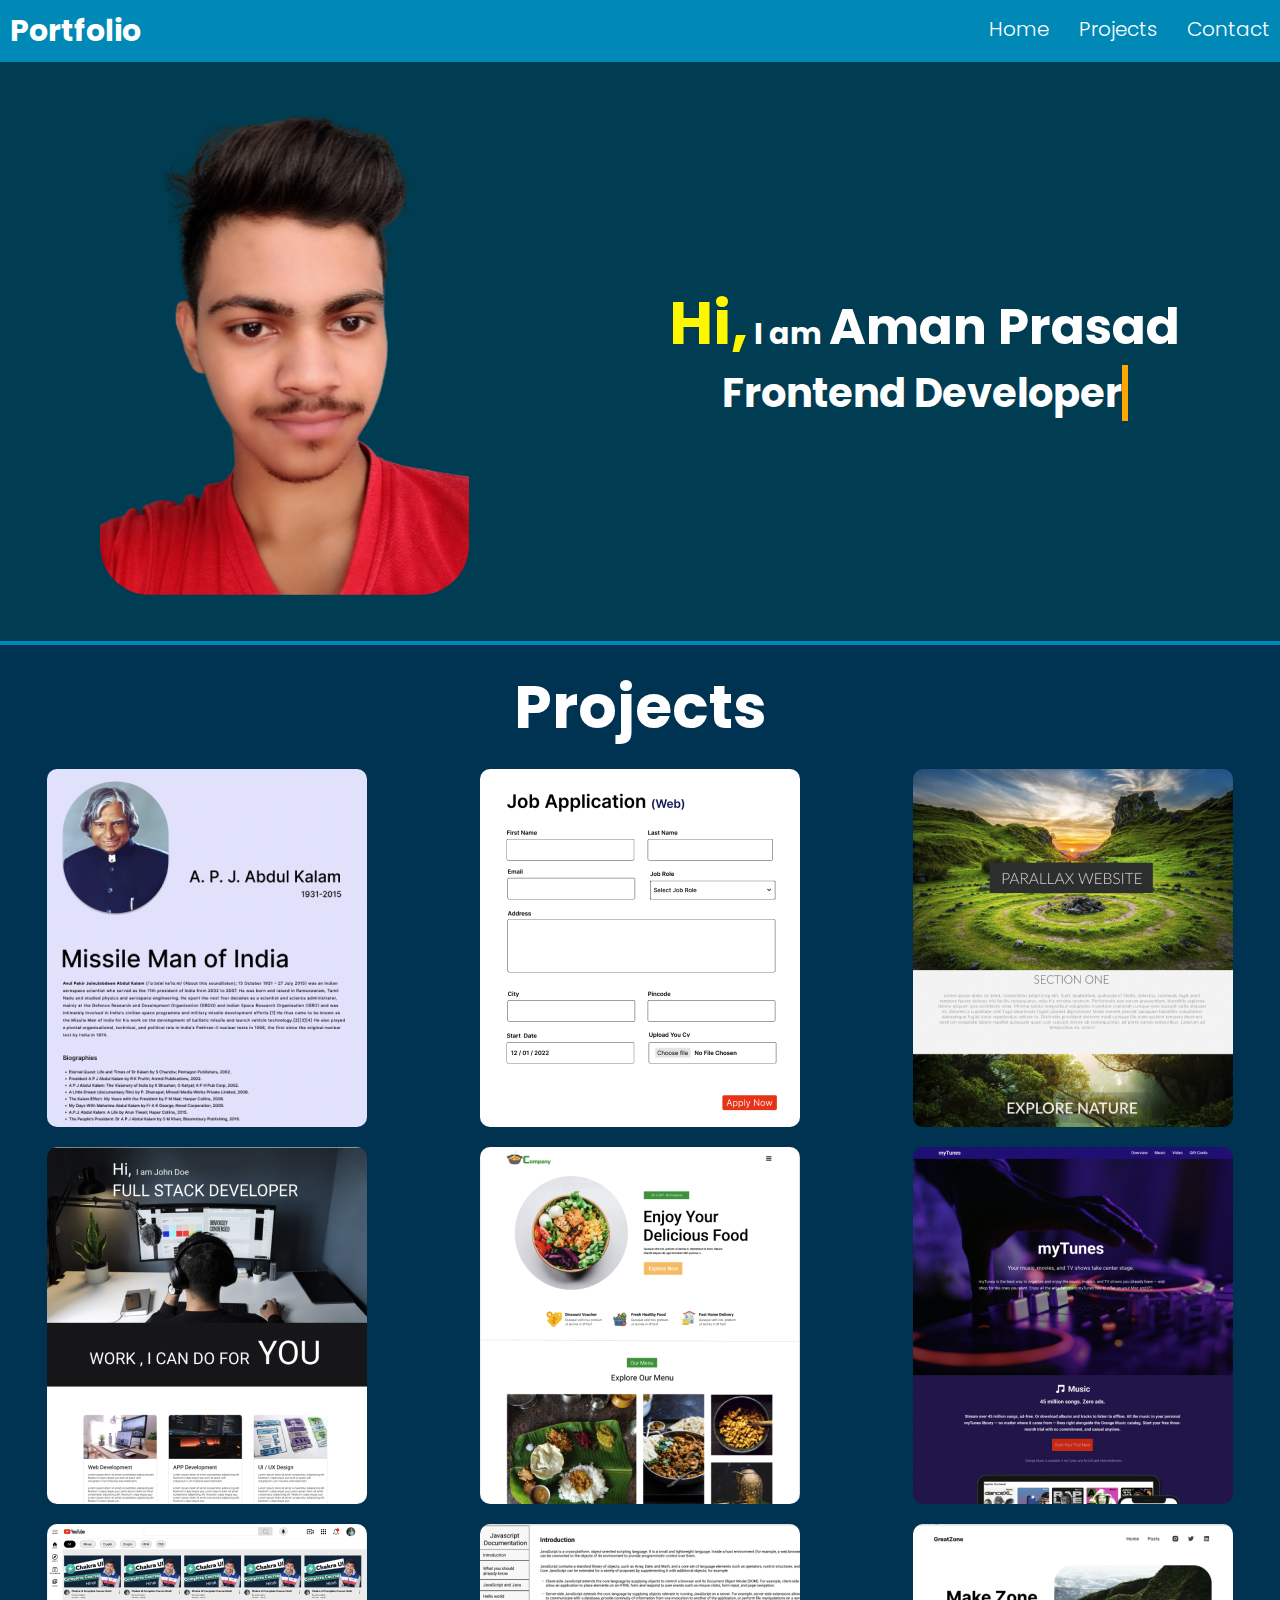
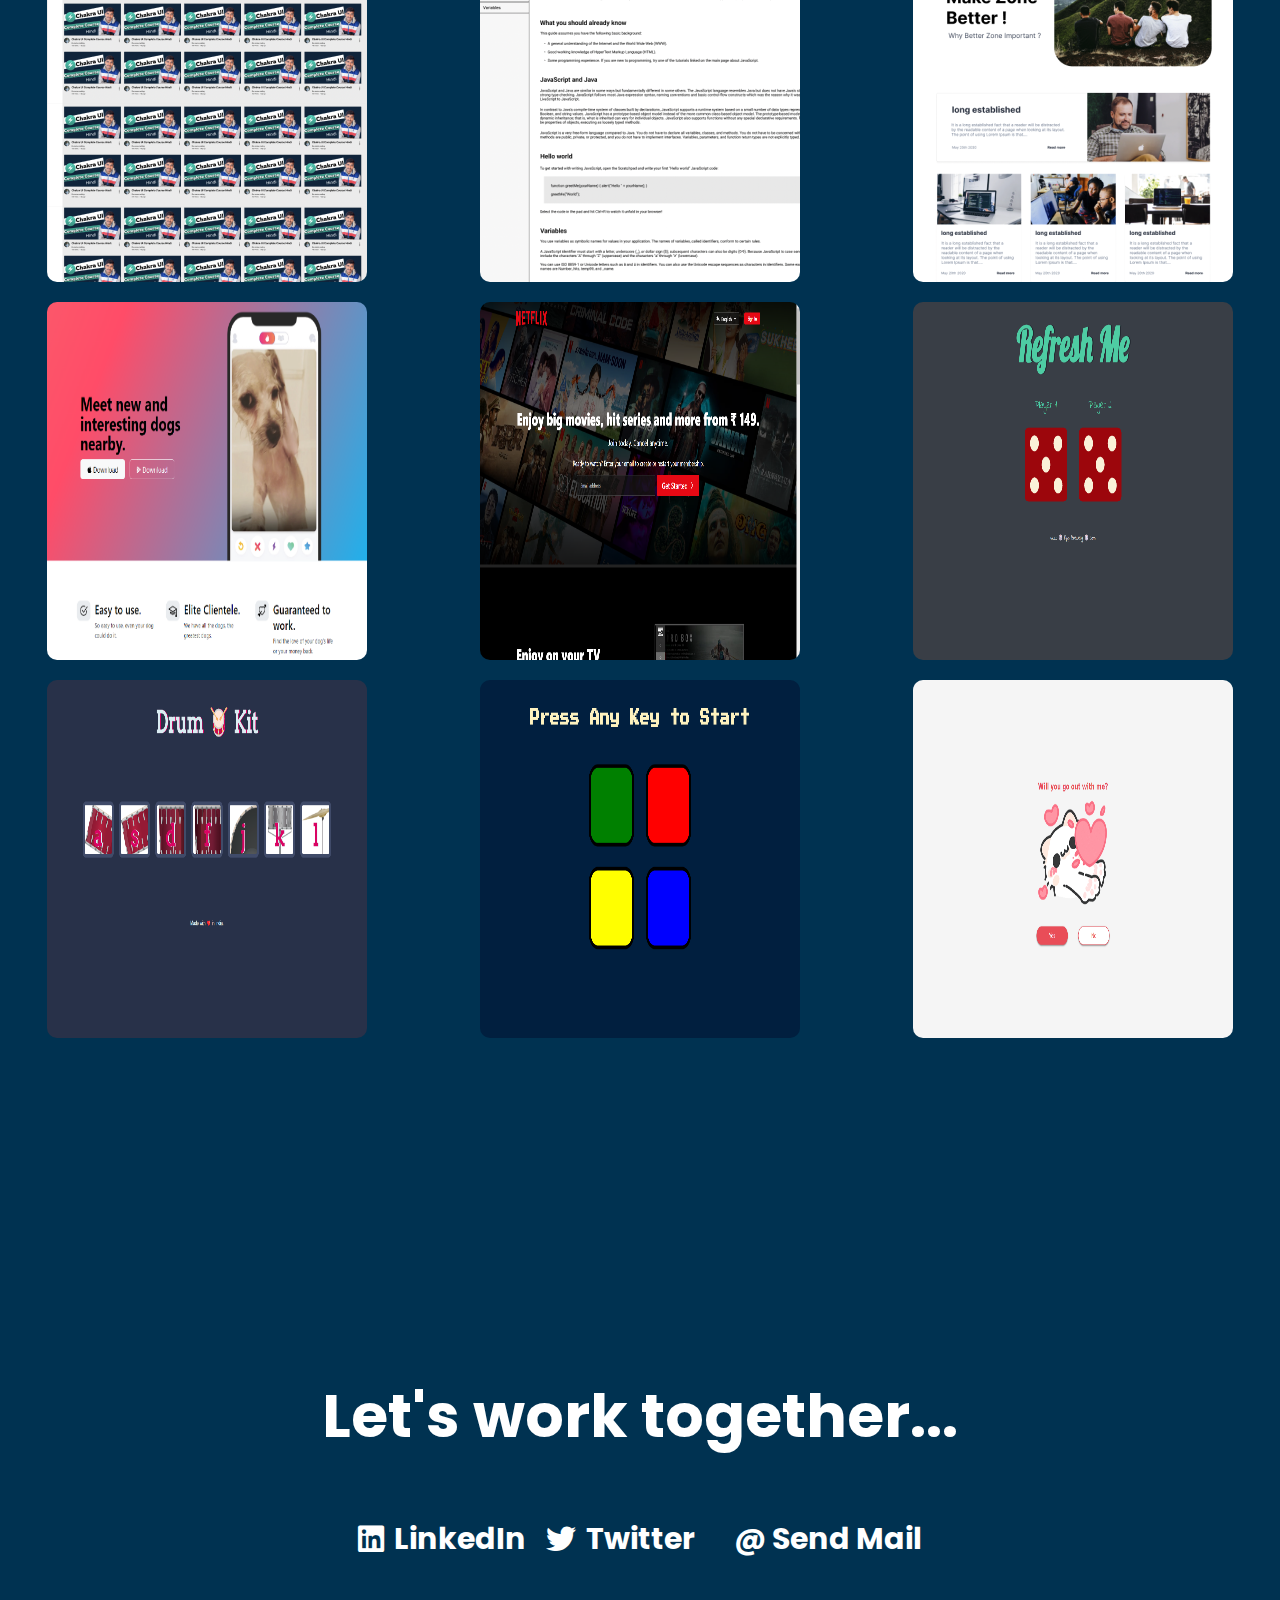
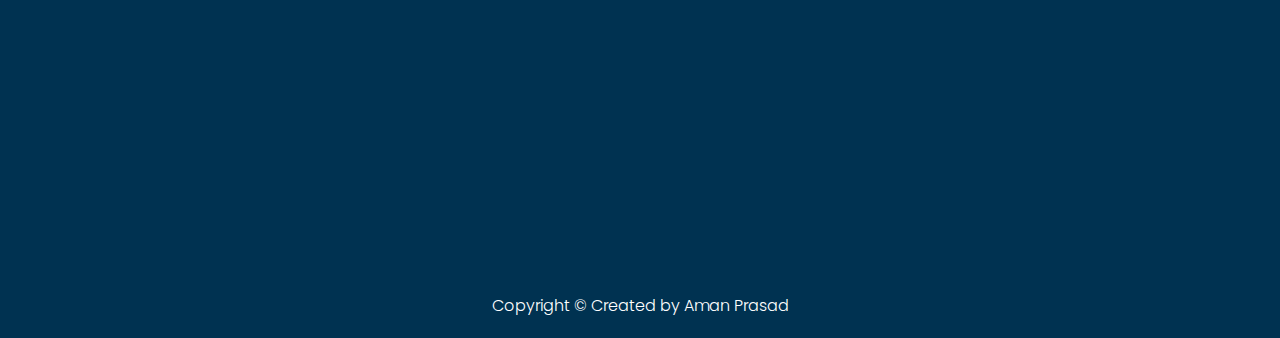
<file: index.html>
<!DOCTYPE html>
<html lang="en">

<head>
    <meta charset="UTF-8">
    <meta name="viewport" content="width=device-width, initial-scale=1.0">
    <title>Portfolio Website</title>
    <link rel="stylesheet" href="Portfolio Website/style.css">
    <link rel="stylesheet" href="https://cdnjs.cloudflare.com/ajax/libs/animate.css/4.1.1/animate.min.css" />
    <link rel="stylesheet" href="https://cdnjs.cloudflare.com/ajax/libs/font-awesome/6.4.2/css/all.min.css">
</head>

<body>
    <header>
        <nav class="container">
            <div class="logo">Portfolio</div>
            <ul>
                <a href="#hero">
                    <li>Home</li>
                </a>
                <a href="#projects">
                    <li>Projects</li>
                </a>
                <a href="#contact">
                    <li>Contact</li>
                </a>
            </ul>
        </nav>
    </header>
    <main>
        <section id="hero">
            <div class="container">
                <div class="hero-img">
                    <img src="Portfolio Website/images/hero.png" alt="hero-image"
                        class="animate__animated animate__backInLeft hero-img">
                </div>
                <div class="hero-content">
                    <h1><span class="hi-text">Hi,</span> I am <span class="name-text">Aman Prasad</span></h1>
                    <h2>Frontend Developer</h2>
                </div>
            </div>
        </section>
        <section id="projects">
            <h2>Projects</h2>
            <div class="container">
                <div class="project-container">
                    <div class="grid-item">
                        <div class="card">
                            <img src="Portfolio Website/images/project1.png" alt="project1">
                            <div class="card-content">
                                <a href="The Tribute Website/index.html">
                                    <h3>Tribute Website</h3>
                                </a>
                            </div>
                        </div>
                    </div>
                    <div class="grid-item">
                        <div class="card">
                            <img src="Portfolio Website/images/Project2.png" alt="project2">
                            <div class="card-content">
                                <a href="Job Application Website/index.html">
                                    <h3>Job Application Website</h3>
                                </a>
                            </div>
                        </div>
                    </div>
                    <div class="grid-item">
                        <div class="card">
                            <img src="Portfolio Website/images/project3.png" alt="project1">
                            <div class="card-content">
                                <a href="Parallax Website/index.html">
                                    <h3>Parallax website</h3>
                                </a>
                            </div>
                        </div>
                    </div>
                    <div class="grid-item">
                        <div class="card">
                            <img src="Portfolio Website/images/project4.png" alt="project1">
                            <div class="card-content">
                                <a href="Developer Landing Page/index.html">
                                    <h3>Developer Portfolio</h3>
                                </a>
                            </div>
                        </div>
                    </div>
                    <div class="grid-item">
                        <div class="card">
                            <img src="Portfolio Website/images/project5.png" alt="project1">
                            <div class="card-content">
                                <a href="Resturant Website/index.html">
                                    <h3>Resturant Website</h3>
                                </a>
                            </div>
                        </div>
                    </div>
                    <div class="grid-item">
                        <div class="card">
                            <img src="Portfolio Website/images/project6.png" alt="project1">
                            <div class="card-content">
                                <a href="Music Website/index.html">
                                    <h3>Music Website</h3>
                                </a>
                            </div>
                        </div>
                    </div>
                    <div class="grid-item">
                        <div class="card">
                            <img src="Portfolio Website/images/project7.png" alt="project1">
                            <div class="card-content">
                                <a href="YouTube Clone/index.html">
                                    <h3>YouTube Clone</h3>
                                </a>
                            </div>
                        </div>
                    </div>
                    <div class="grid-item">
                        <div class="card">
                            <img src="Portfolio Website/images/project8.png" alt="project1">
                            <div class="card-content">
                                <a href="Documentation Website/index.html">
                                    <h3>Documentation Website</h3>
                                </a>
                            </div>
                        </div>
                    </div>
                    <div class="grid-item">
                        <div class="card">
                            <img src="Portfolio Website/images/project9.png" alt="project1">
                            <div class="card-content">
                                <a href="Blog website/index.html">
                                    <h3>Blog Website</h3>
                                </a>
                            </div>
                        </div>
                    </div>
                    <div class="grid-item">
                        <div class="card">
                            <img src="Portfolio Website/images/project10.png" alt="project10" width="320px"
                                height="360px">
                            <div class="card-content">
                                <a href="TinDog Website/index.html">
                                    <h3>TinDog Website</h3>
                                </a>
                            </div>
                        </div>
                    </div>
                    <div class="grid-item">
                        <div class="card">
                            <img src="Portfolio Website/images/project11.png" alt="project10" width="320px"
                                height="360px">
                            <div class="card-content">
                                <a href="Netflix Clone/index.html">
                                    <h3>Netflix Clone</h3>
                                </a>
                            </div>
                        </div>
                    </div>
                    <div class="grid-item">
                        <div class="card">
                            <img src="Portfolio Website/images/project12.png" alt="project10" width="320px"
                                height="360px">
                            <div class="card-content">
                                <a href="Dice Game/index.html">
                                    <h3>Dice Game</h3>
                                </a>
                            </div>
                        </div>
                    </div>
                    <div class="grid-item">
                        <div class="card">
                            <img src="Portfolio Website/images/project13.png" alt="project10" width="320px"
                                height="360px">
                            <div class="card-content">
                                <a href="Drum Kit/index.html">
                                    <h3>Drum kit</h3>
                                </a>
                            </div>
                        </div>
                    </div>
                    <div class="grid-item">
                        <div class="card">
                            <img src="Portfolio Website/images/project14.png" alt="project10" width="320px"
                                height="360px">
                            <div class="card-content">
                                <a href="Simon Game/index.html">
                                    <h3>Simon Game</h3>
                                </a>
                            </div>
                        </div>
                    </div>
                    <div class="grid-item">
                        <div class="card">
                            <img src="Portfolio Website/images/project15.png" alt="project10" width="320px"
                                height="360px">
                            <div class="card-content">
                                <a href="Coders Proposal/index.html">
                                    <h3>Coders Proposal</h3>
                                </a>
                            </div>
                        </div>
                    </div>
                </div>
            </div>
        </section>
        <section>
            <div id="contact">
                <div class="container">
                    <h2>Let's work together...</h2>

                    <div class="top-contact">
                        <div class="contact-way">
                            <i class="fa-brands fa-linkedin"></i>
                            <a href="https://www.linkedin.com/in/aman-prasad-90478b230/">
                                <h3>LinkedIn</h3>
                            </a>
                        </div>
                        <div class="contact-way">
                            <i class="fa-brands fa-twitter"></i>
                            <h3>Twitter</h3>
                        </div>

                        <div class="contact-way">
                            <h3>@ Send Mail</h3>
                        </div>
                    </div>


                </div>

            </div>
        </section>
    </main>
    <footer>
        <div class="container">
            Copyright &copy; Created by Aman Prasad
        </div>
    </footer>
</body>

</html>
</file>
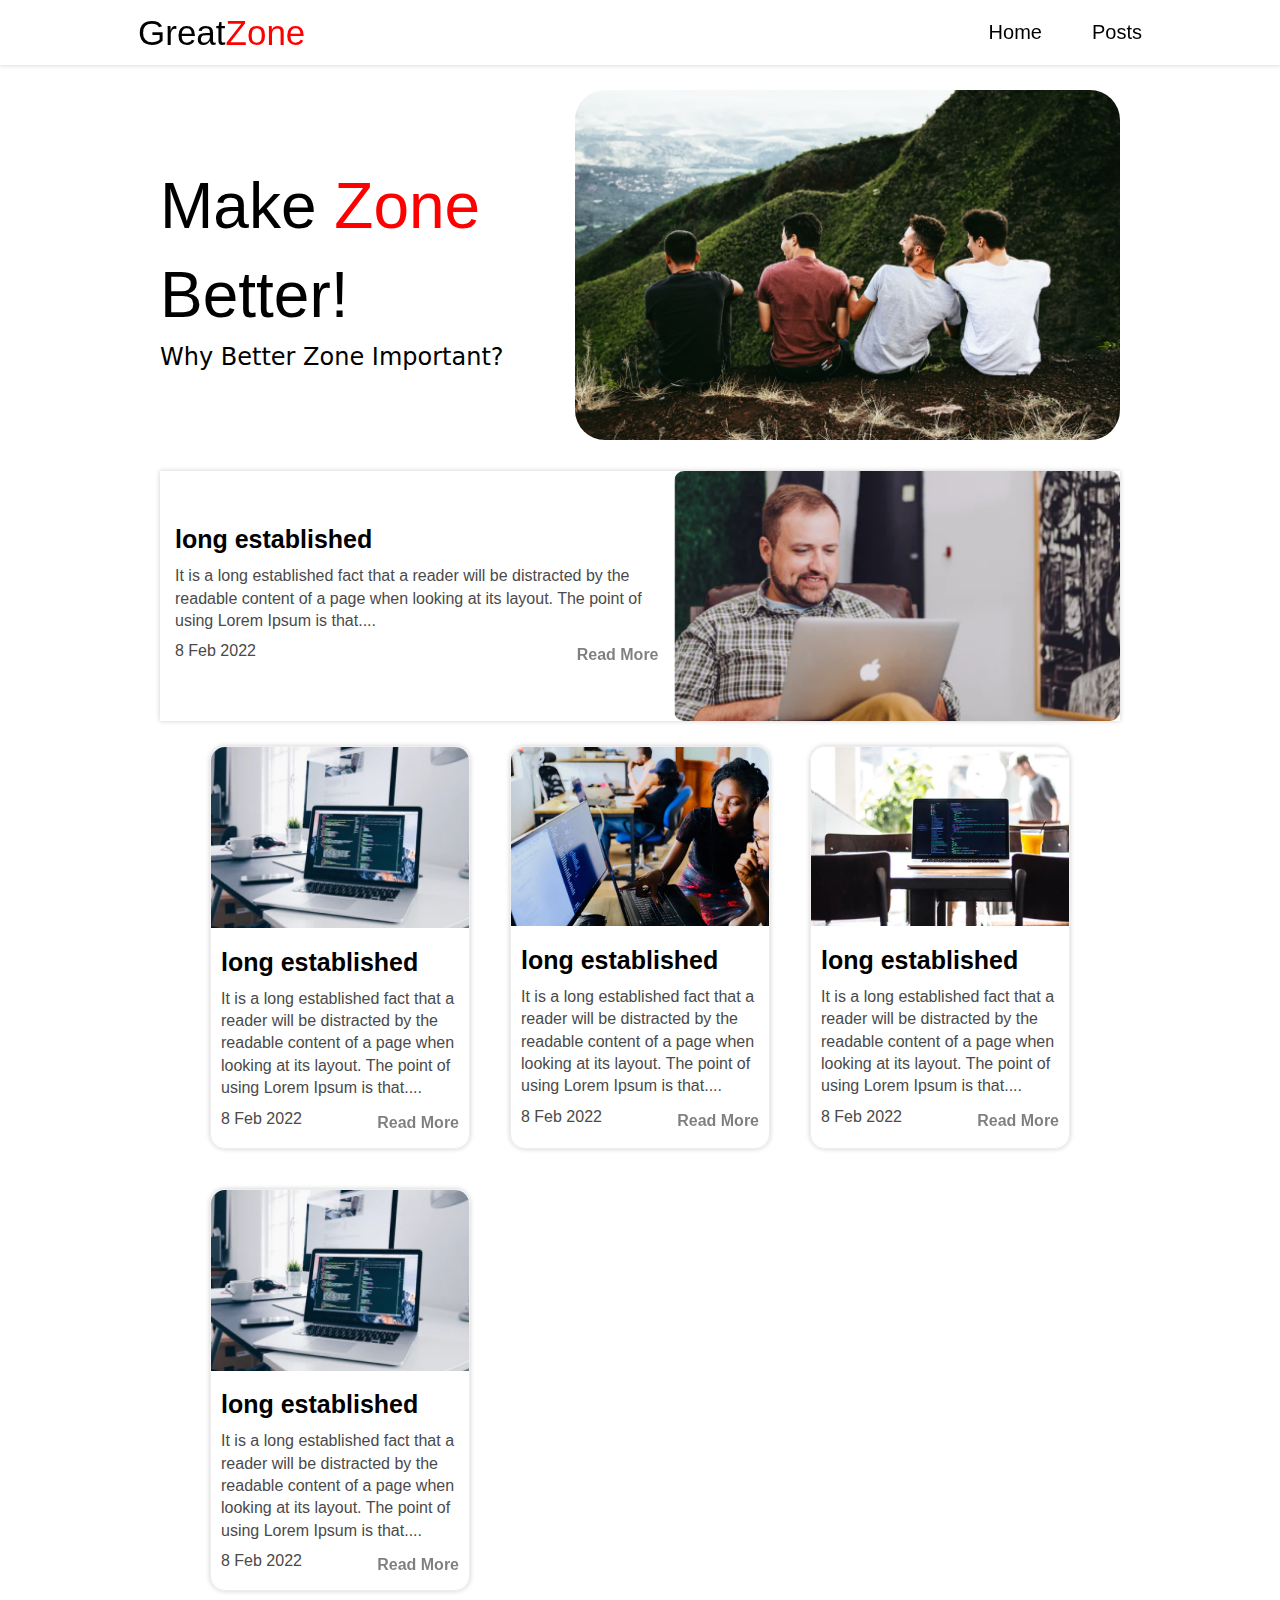
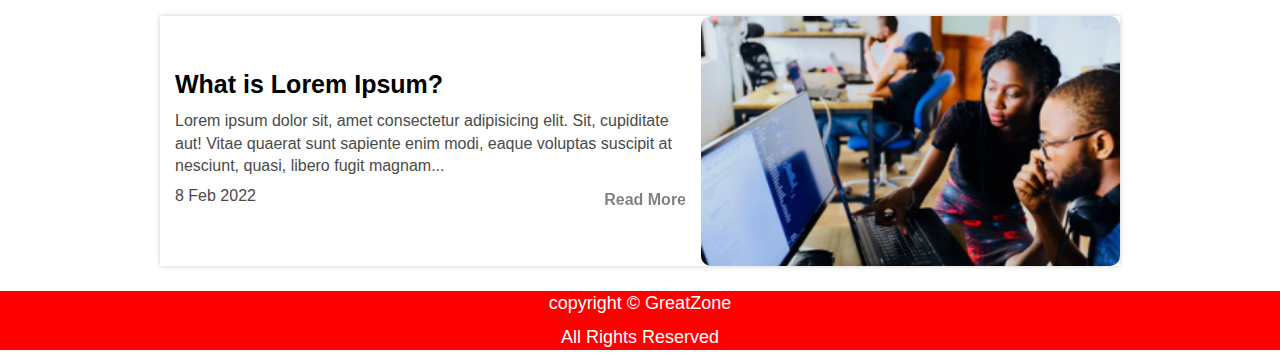
<file: Blog website/index.html>
<!DOCTYPE html>
<html lang="en">

<head>
    <meta charset="UTF-8">
    <meta name="viewport" content="width=device-width, initial-scale=1.0">
    <title>Blog website</title>
    <link rel="stylesheet" href="style.css">
</head>

<body>
    <header>
        <nav>
            <div class="logo">Great<span>Zone</span>
            </div>
            <div class="menu">
                <ul>
                    <a href="#home">
                        <li>Home</li>
                    </a><a href="#post">
                        <li>Posts</li>
                    </a>
                </ul>
            </div>
        </nav>
    </header>
    <main>
        <section id="home">
            <div class="hero-container">
                <div class="hero-text">
                    <h1>Make <span>zone</span> better!</h1>
                    <h2>Why better zone important? </h2>
                </div>
                <div class="hero-img"><img src="images/hero.png" alt="hero image"></div>
            </div>
        </section>
        <section id="post">
            <div class="box">
                <div class="box-content">
                    <h3>long established</h3>
                    <p>It is a long established fact that a reader will be distracted by the readable content of a page
                        when looking at its layout. The point of using Lorem Ipsum is that....</p>
                    <div class="box-status">
                        <p>8 Feb 2022</p>
                        <button>Read More</button>
                    </div>
                </div>
                <div class="box-img">
                    <img src="images/long-card.png" alt="card image">
                </div>
            </div>
        </section>
        <section>
            <div class="card-container">
                <div class="card">
                    <div class="card-img">
                        <img src="images/card1.png" alt="card image">
                    </div>
                    <div class="card-content">
                        <h3>long established
                        </h3>
                        <p>It is a long established fact that a reader will be distracted by the readable content of a
                            page when looking at its layout. The point of using Lorem Ipsum is that....</p>
                        <div class="box-status">
                            <p>8 Feb 2022</p>
                            <button>Read More</button>
                        </div>
                    </div>
                </div>
                <div class="card">
                    <div class="card-img">
                        <img src="images/card2.png" alt="card image">
                    </div>
                    <div class="card-content">
                        <h3>long established
                        </h3>
                        <p>It is a long established fact that a reader will be distracted by the readable content of a
                            page when looking at its layout. The point of using Lorem Ipsum is that....</p>
                        <div class="box-status">
                            <p>8 Feb 2022</p>
                            <button>Read More</button>
                        </div>
                    </div>
                </div>
                <div class="card">
                    <div class="card-img">
                        <img src="images/card3.png" alt="card image">
                    </div>
                    <div class="card-content">
                        <h3>long established
                        </h3>
                        <p>It is a long established fact that a reader will be distracted by the readable content of a
                            page when looking at its layout. The point of using Lorem Ipsum is that....</p>
                        <div class="box-status">
                            <p>8 Feb 2022</p>
                            <button>Read More</button>
                        </div>
                    </div>
                </div>
                <div class="card">
                    <div class="card-img">
                        <img src="images/card1.png" alt="card image">
                    </div>
                    <div class="card-content">
                        <h3>long established
                        </h3>
                        <p>It is a long established fact that a reader will be distracted by the readable content of a
                            page when looking at its layout. The point of using Lorem Ipsum is that....</p>
                        <div class="box-status">
                            <p>8 Feb 2022</p>
                            <button>Read More</button>
                        </div>
                    </div>
                </div>
            </div>
        </section>
        <section>
            <div class="box">
                <div class="box-content">
                    <h3>What is Lorem Ipsum?</h3>
                    <p>Lorem ipsum dolor sit, amet consectetur adipisicing elit. Sit, cupiditate aut! Vitae quaerat sunt
                        sapiente enim modi, eaque voluptas suscipit at nesciunt, quasi, libero fugit magnam...</p>
                    <div class="box-status">
                        <p>8 Feb 2022</p>
                        <button>Read More</button>
                    </div>
                </div>
                <div class="box-img">
                    <img src="images/card2.png" alt="card image">
                </div>
            </div>
        </section>
    </main>
    <footer>
        <p>copyright &copy; GreatZone</p>
        <p>All Rights Reserved</p>
    </footer>
</body>

</html>
</file>
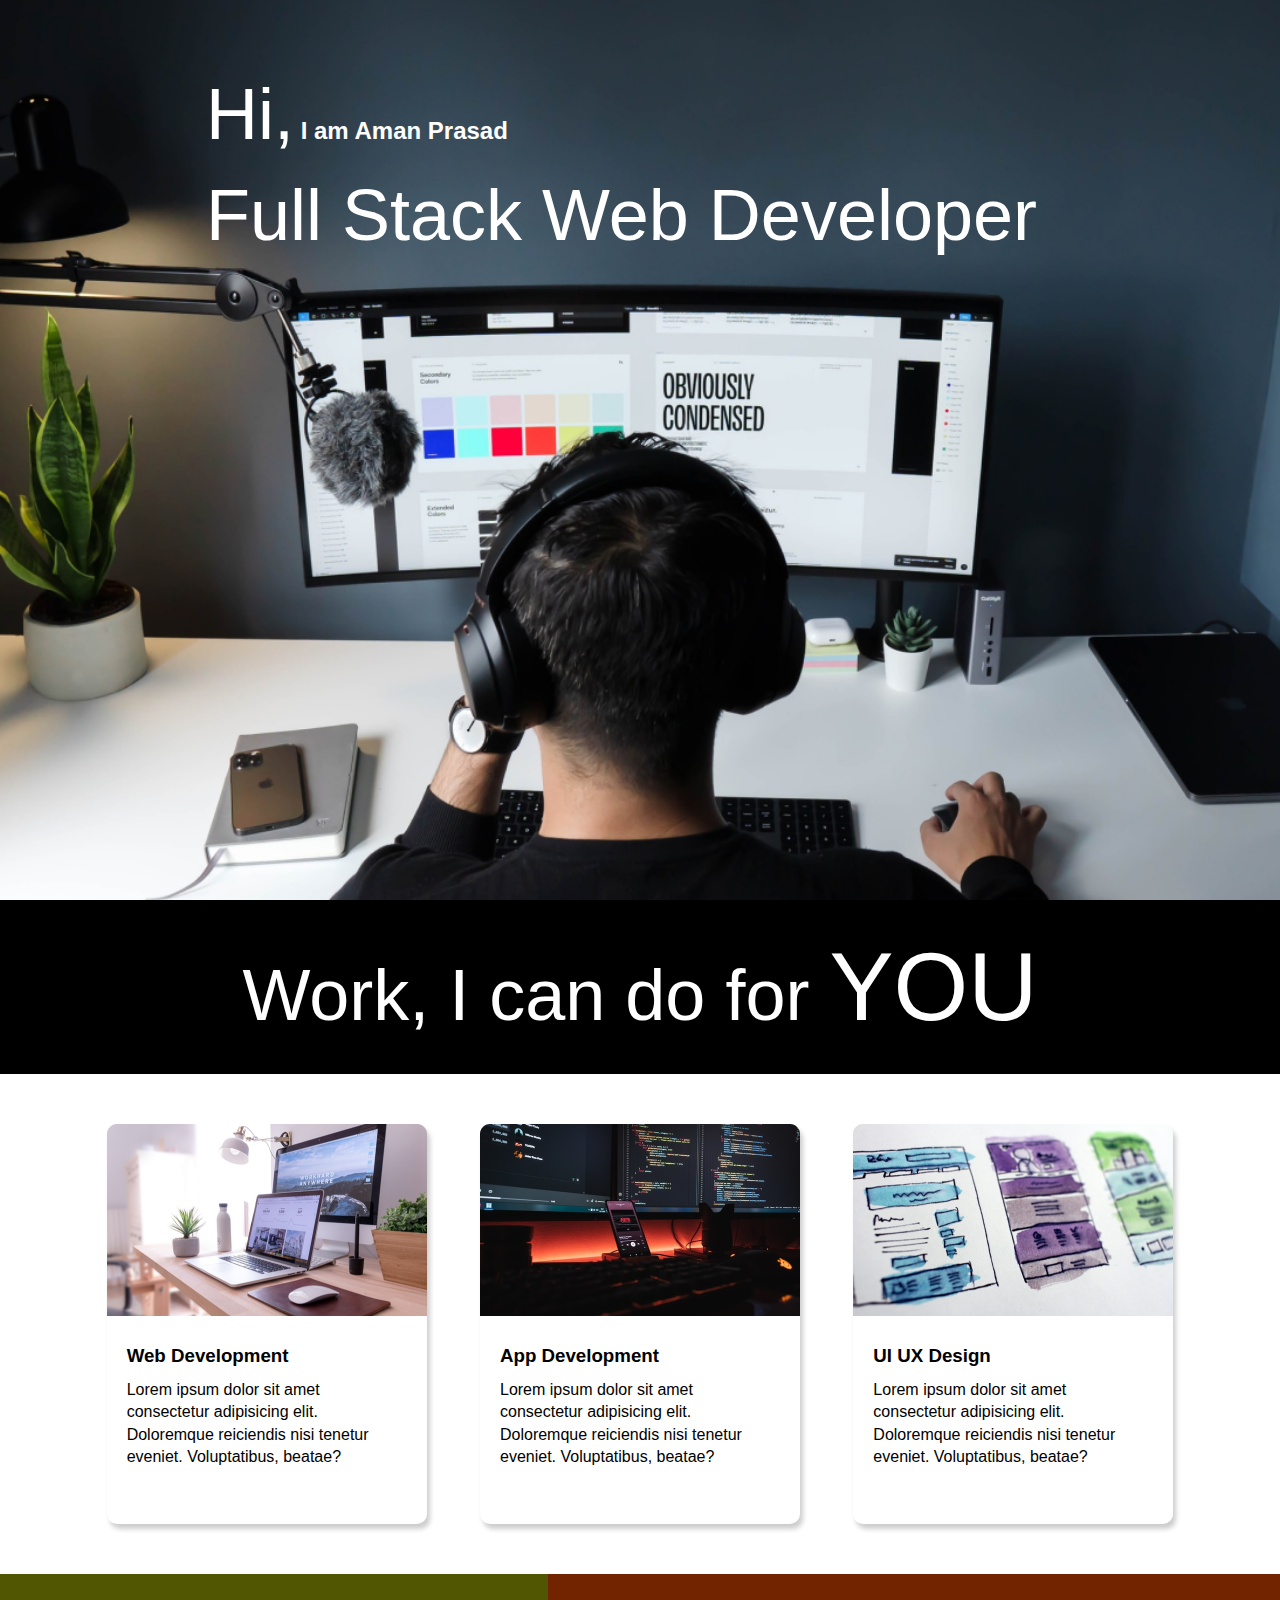
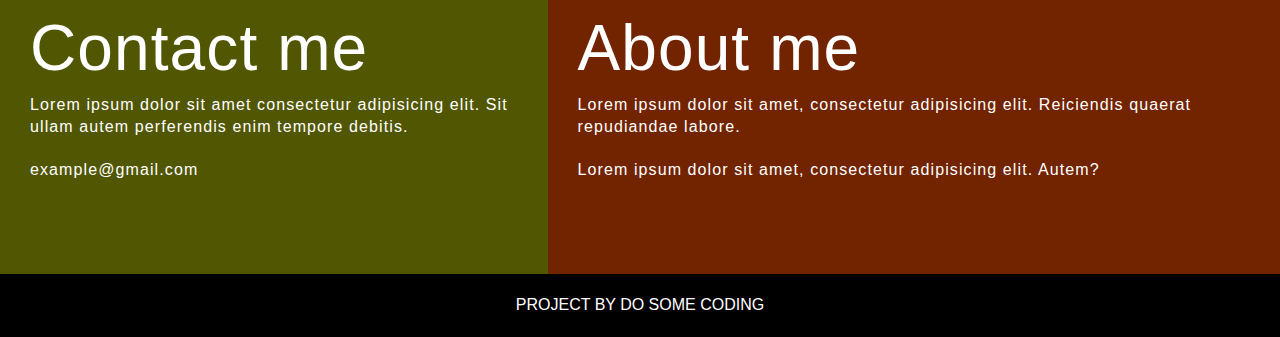
<file: Developer Landing Page/index.html>
<!DOCTYPE html>
<html lang="en">

<head>
    <meta charset="UTF-8">
    <meta name="viewport" content="width=device-width, initial-scale=1.0">
    <title>Developer | Landing Page</title>
    <link rel="stylesheet" href="style.css">
</head>

<body>
    <section class="hero_section">
        <div class="text_container">
            <h2><span class="lg_text">Hi,</span> I am Aman Prasad</h2>
            <h1 class="lg_text">Full Stack Web Developer</h1>
        </div>
    </section>
    <section class="black_box">
        <h2>Work, I can do for <span>YOU</span></h2>
    </section>

    <section class="work">
        <div class="grid-item">
            <div class="card">
                <div class="image_container">
                    <img src="images/web.png" alt="image">
                </div>
                <div class="card_container">
                    <h3>Web Development</h3>
                    <p>Lorem ipsum dolor sit amet consectetur adipisicing elit. Doloremque reiciendis nisi tenetur
                        eveniet.
                        Voluptatibus, beatae?</p>
                </div>
            </div>
        </div>
        <div class="grid-item">
            <div class="card">
                <div class="image_container">
                    <img src="images/mobile.png" alt="image">
                </div>
                <div class="card_container">
                    <h3>App Development</h3>
                    <p>Lorem ipsum dolor sit amet consectetur adipisicing elit. Doloremque reiciendis nisi tenetur
                        eveniet.
                        Voluptatibus, beatae?</p>
                </div>
            </div>
        </div>
        <div class="grid-item">
            <div class="card">
                <div class="image_container">
                    <img src="images/uiux.png" alt="image">
                </div>
                <div class="card_container">
                    <h3>UI UX Design</h3>
                    <p>Lorem ipsum dolor sit amet consectetur adipisicing elit. Doloremque reiciendis nisi tenetur
                        eveniet.
                        Voluptatibus, beatae?</p>
                </div>
            </div>
        </div>

    </section>
    <section class="bottom">
        <div class="contact">
            <h2>Contact me</h2>
            <p>Lorem ipsum dolor sit amet consectetur adipisicing elit. Sit ullam autem perferendis enim tempore
                debitis.</p>
            <p>example@gmail.com</p>
        </div>
        <div class="about">
            <h2>About me</h2>
            <p>Lorem ipsum dolor sit amet, consectetur adipisicing elit. Reiciendis quaerat repudiandae labore.</p>
            <p>Lorem ipsum dolor sit amet, consectetur adipisicing elit. Autem?</p>
        </div>
    </section>
    <footer>
        <p>Project by Do Some Coding</p>
    </footer>
</body>

</html>
</file>
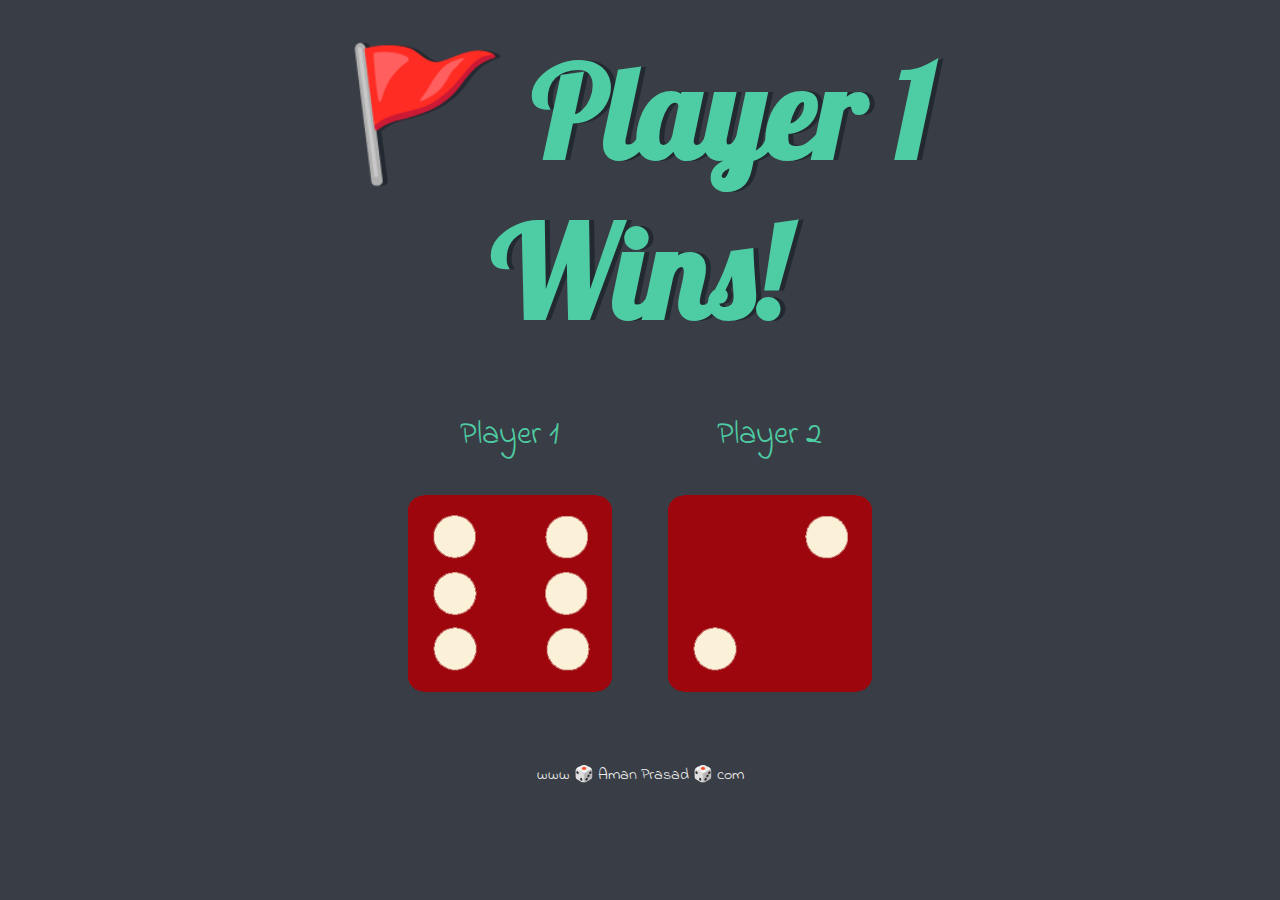
<file: Dice Game/index.html>
<!DOCTYPE html>
<html lang="en" dir="ltr">

<head>
  <meta charset="utf-8">
  <title>Dicee</title>
  <link rel="stylesheet" href="styles.css">
  <link href="https://fonts.googleapis.com/css?family=Indie+Flower|Lobster" rel="stylesheet">

</head>

<body>

  <div class="container">
    <h1>Refresh Me</h1>

    <div class="dice">
      <p>Player 1</p>
      <img class="img1" src="images/dice6.png">
    </div>

    <div class="dice">
      <p>Player 2</p>
      <img class="img2" src="images/dice6.png">
    </div>

  </div>

  <script src="script.js"></script>
</body>

<footer>
  www 🎲 Aman Prasad 🎲 com
</footer>

</html>
</file>
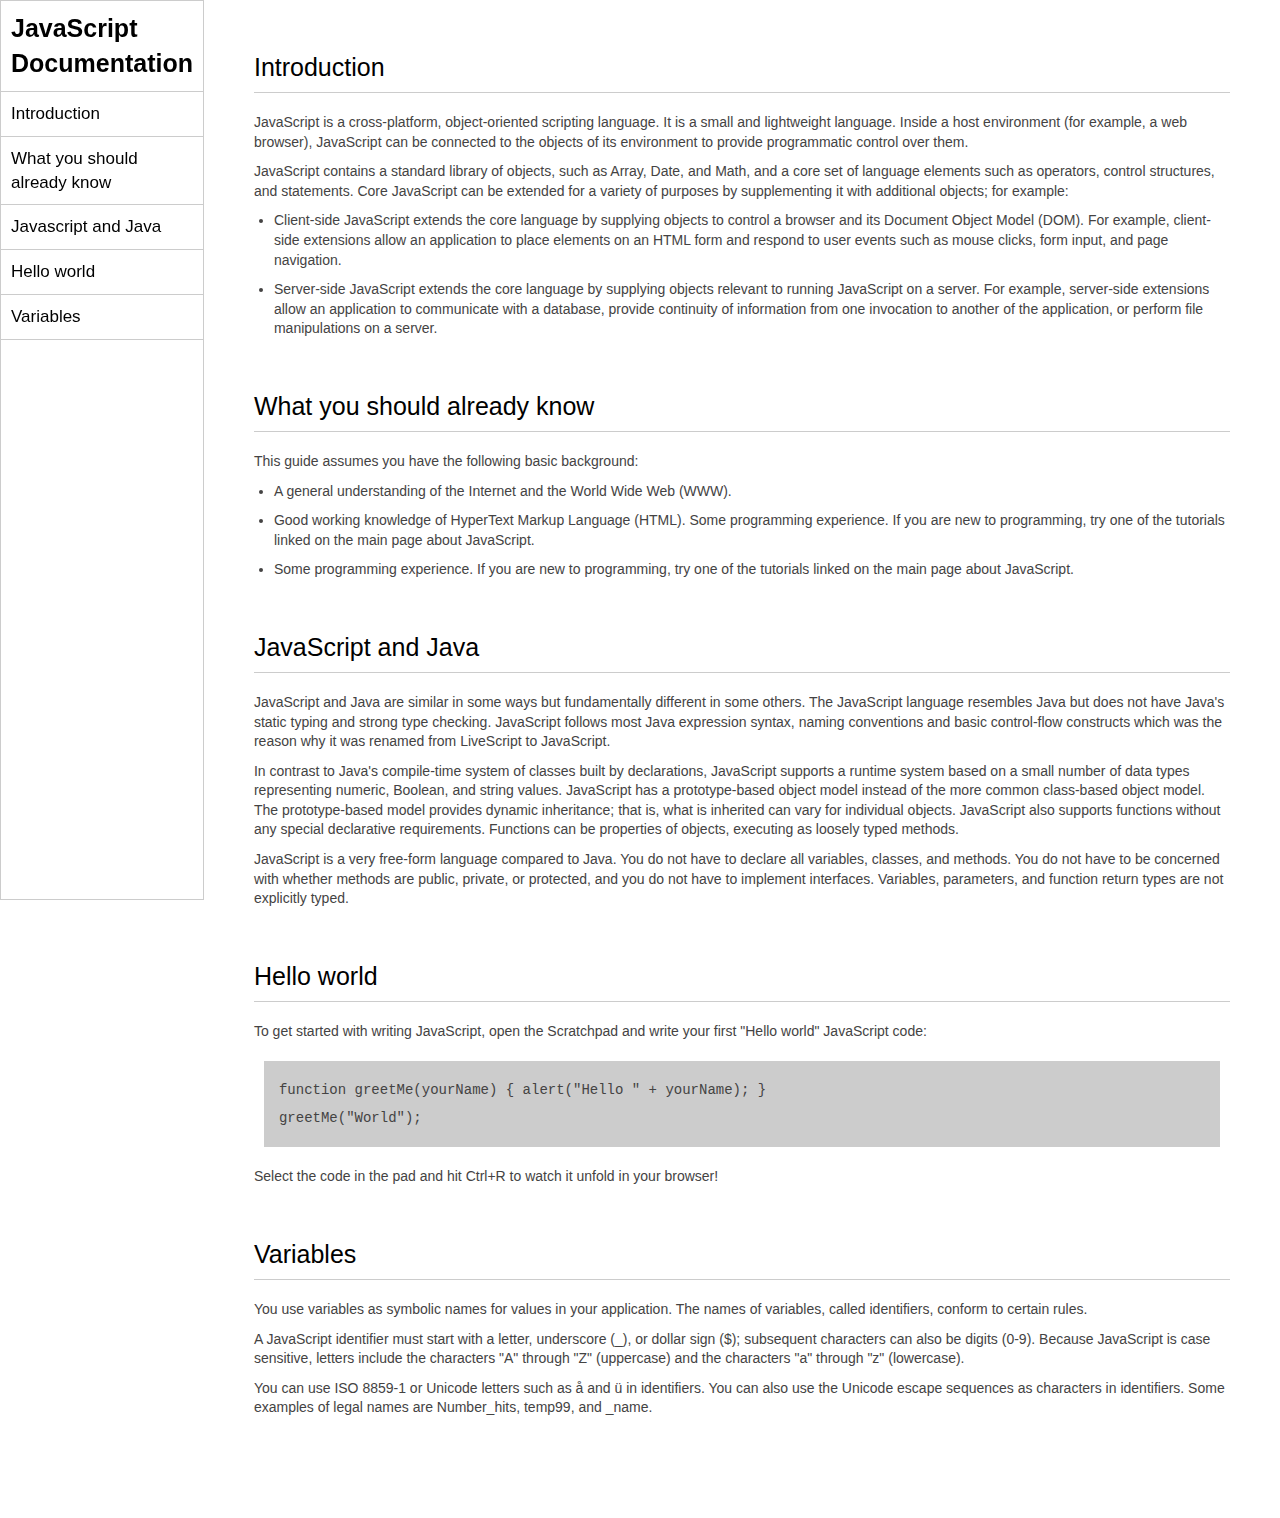
<file: Documentation Website/index.html>
<!DOCTYPE html>
<html lang="en">

<head>
    <meta charset="UTF-8">
    <meta name="viewport" content="width=device-width, initial-scale=1.0">
    <title>Documentation Website</title>
    <link rel="stylesheet" href="style.css">
</head>

<body>
    <header>
        <nav>
            <h1>JavaScript Documentation</h1>
            <ul>
                <a href="#Introduction">
                    <li>Introduction</li>
                </a><a href="#What_you_should_already_know">
                    <li>What you should already know</li>
                </a><a href="#Javascript_and_java">
                    <li>Javascript and Java</li>
                </a><a href="#Hello_world">
                    <li>Hello world</li>
                </a><a href="#Variables">
                    <li>Variables</li>
                </a>
            </ul>
        </nav>
    </header>
    <main>
        <section id="Introduction">
            <h2>Introduction</h2>
            <article>
                <p>JavaScript is a cross-platform, object-oriented scripting language. It is a small and lightweight
                    language. Inside a host environment (for example, a web browser), JavaScript can be connected to
                    the objects of its environment to provide programmatic control over them.</p>
                <p>JavaScript contains a standard library of objects, such as Array, Date, and Math, and a core set
                    of language elements such as operators, control structures, and statements. Core JavaScript can
                    be extended for a variety of purposes by supplementing it with additional objects; for example:
                </p>
                <ul>
                    <li>Client-side JavaScript extends the core language by supplying objects to control a browser
                        and its Document Object Model (DOM). For example, client-side extensions allow an
                        application to place elements on an HTML form and respond to user events such as mouse
                        clicks, form input, and page navigation.</li>
                    <li>Server-side JavaScript extends the core language by supplying objects relevant to running
                        JavaScript on a server. For example, server-side extensions allow an application to
                        communicate with a database, provide continuity of information from one invocation to
                        another of the application, or perform file manipulations on a server.
                    </li>
                </ul>
            </article>
        </section>
        <section id="What_you_should_already_know">
            <h2>What you should already know</h2>
            <article>
                <p>This guide assumes you have the following basic background:</p>
                <ul>
                    <li>A general understanding of the Internet and the World Wide Web (WWW).
                    </li>
                    <li>Good working knowledge of HyperText Markup Language (HTML).
                        Some programming experience. If you are new to programming, try one of the tutorials linked
                        on
                        the main page about JavaScript.
                    </li>
                    <li>Some programming experience. If you are new to programming, try one of the tutorials linked
                        on
                        the main page about JavaScript.
                    </li>
                </ul>
            </article>
            <section id="Javascript_and_java">
            </section>
            <h2>JavaScript and Java</h2>
            <article>
                <p>JavaScript and Java are similar in some ways but fundamentally different in some others. The
                    JavaScript language resembles Java but does not have Java's static typing and strong type
                    checking. JavaScript follows most Java expression syntax, naming conventions and basic
                    control-flow constructs which was the reason why it was renamed from LiveScript to JavaScript.

                </p>
                <p>In contrast to Java's compile-time system of classes built by declarations, JavaScript supports a
                    runtime system based on a small number of data types representing numeric, Boolean, and string
                    values. JavaScript has a prototype-based object model instead of the more common class-based
                    object model. The prototype-based model provides dynamic inheritance; that is, what is inherited
                    can vary for individual objects. JavaScript also supports functions without any special
                    declarative requirements. Functions can be properties of objects, executing as loosely typed
                    methods.

                </p>
                <p>JavaScript is a very free-form language compared to Java. You do not have to declare all
                    variables, classes, and methods. You do not have to be concerned with whether methods are
                    public, private, or protected, and you do not have to implement interfaces. Variables,
                    parameters, and function return types are not explicitly typed.

                </p>
            </article>
        </section>
        <section id="Hello_world">
            <h2>Hello world</h2>
            <article>
                <p>To get started with writing JavaScript, open the Scratchpad and write your first "Hello world"
                    JavaScript code:
                </p>
                <code>function greetMe(yourName) { alert("Hello " + yourName); }
                    greetMe("World");
                    </code>
                <p>Select the code in the pad and hit Ctrl+R to watch it unfold in your browser!
                </p>
            </article>
            <section id="Variables">
            </section>
            <h2>Variables</h2>
            <article>
                <p>You use variables as symbolic names for values in your application. The names of variables,
                    called identifiers, conform to certain rules.

                </p>
                <p>A JavaScript identifier must start with a letter, underscore (_), or dollar sign ($); subsequent
                    characters can also be digits (0-9). Because JavaScript is case sensitive, letters include the
                    characters "A" through "Z" (uppercase) and the characters "a" through "z" (lowercase).

                </p>
                <p>You can use ISO 8859-1 or Unicode letters such as å and ü in identifiers. You can also use the
                    Unicode escape sequences as characters in identifiers. Some examples of legal names are
                    Number_hits, temp99, and _name.</p>
            </article>
        </section>
    </main>
</body>

</html>
</file>
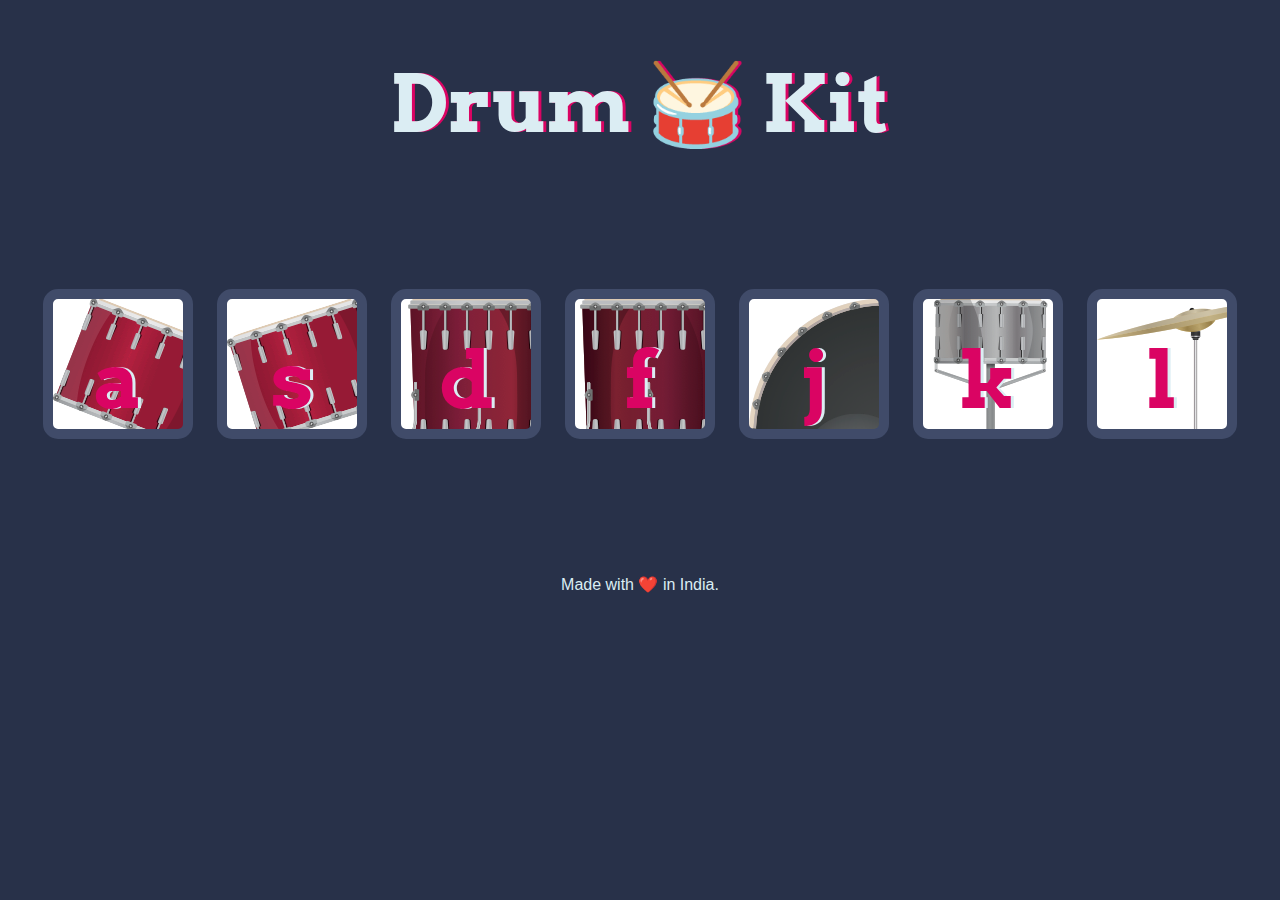
<file: Drum Kit/index.html>
<!DOCTYPE html>
<html lang="en" dir="ltr">

<head>
  <meta charset="utf-8">
  <title>Drum Kit</title>
  <link rel="stylesheet" href="styles.css">
  <link href="https://fonts.googleapis.com/css?family=Arvo" rel="stylesheet">
</head>

<body>

  <h1 id="title">Drum 🥁 Kit</h1>
  <div class="set">
    <button class="a drum">a</button>
    <button class="s drum">s</button>
    <button class="d drum">d</button>
    <button class="f drum">f</button>
    <button class="j drum">j</button>
    <button class="k drum">k</button>
    <button class="l drum">l</button>
  </div>


  <footer>
    Made with ❤️ in India.
  </footer>
  <script src="index.js"></script>
</body>

</html>
</file>
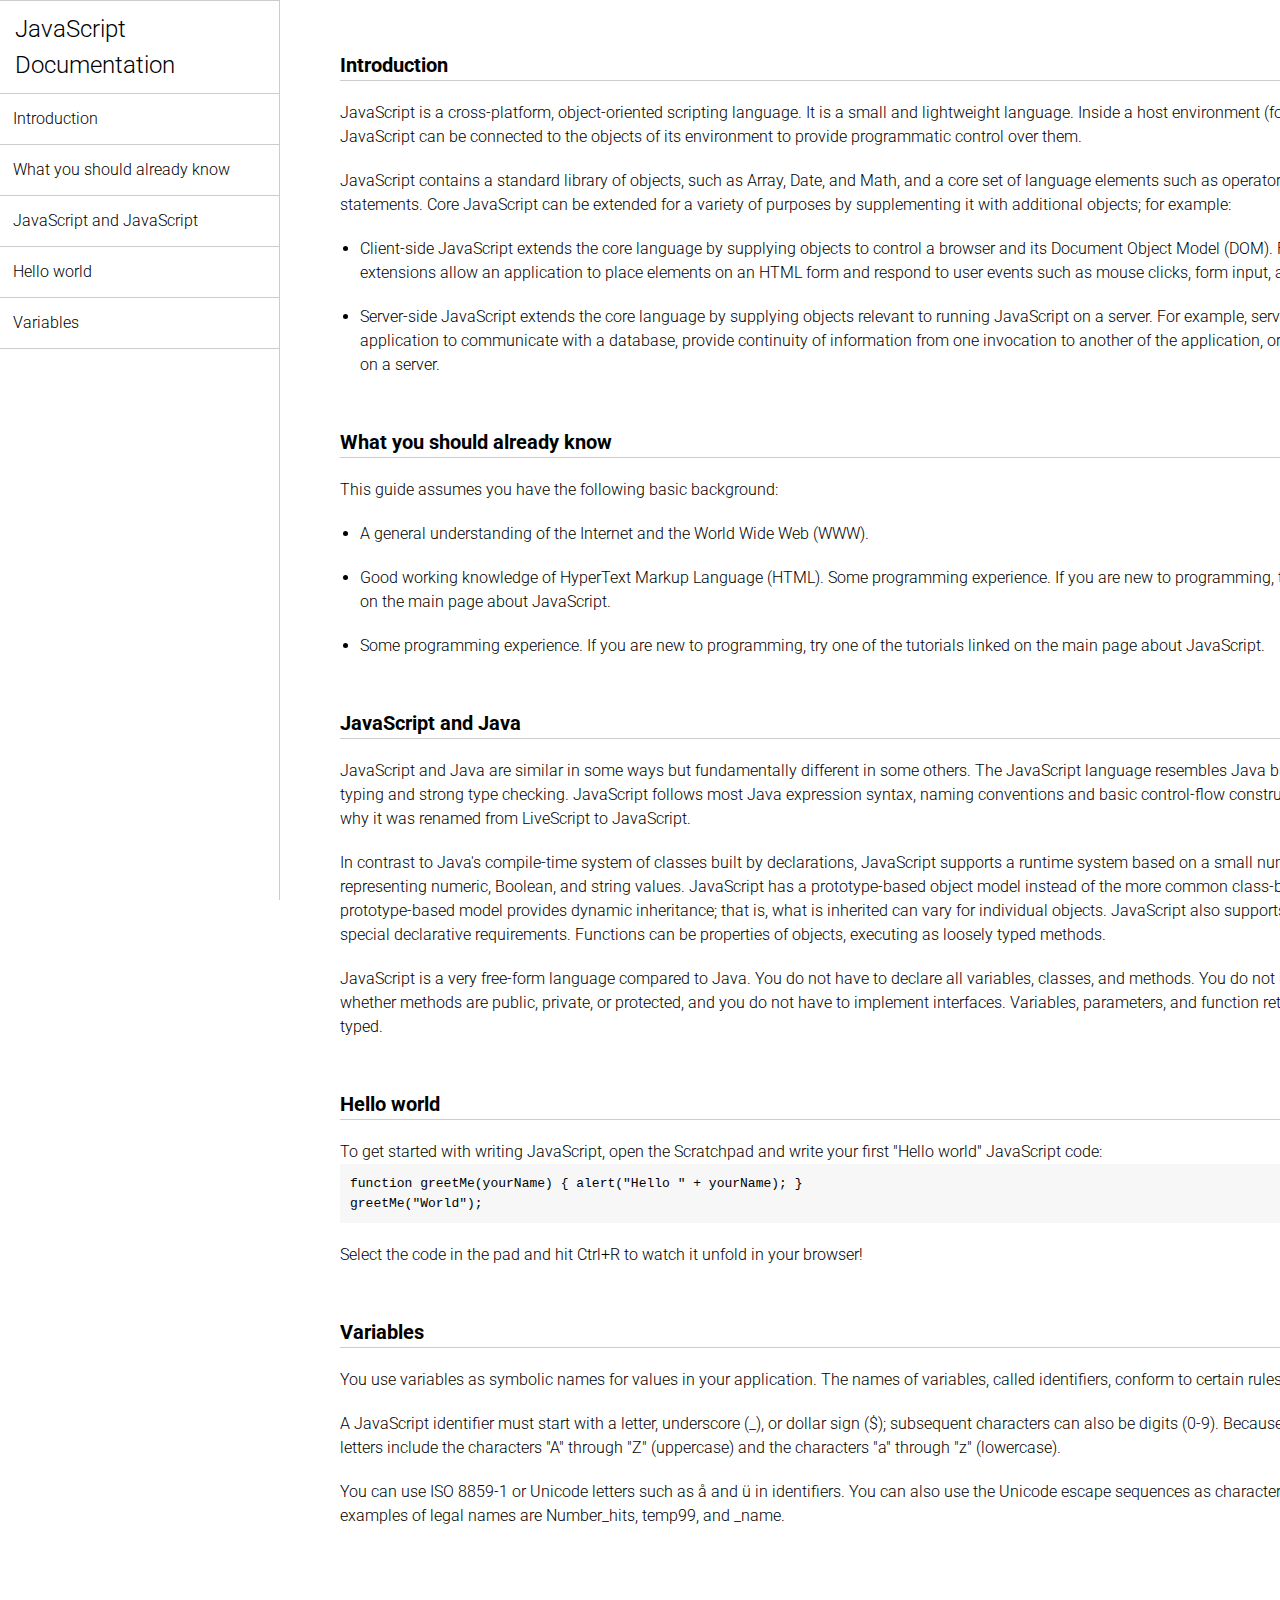
<file: JavaScript Documentation Website/index.html>
<!DOCTYPE html>
<html lang="en">

<head>
    <meta charset="UTF-8">
    <meta name="viewport" content="width=device-width, initial-scale=1.0">
    <title>JavaScript Documentation Website</title>
    <link rel="stylesheet" href="style.css" class="css">
</head>

<body>
    <div class="container">
        <aside>
            <div class="sidebar">
                <h2>JavaScript Documentation</h2>
                <ul>
                    <li><a href="#introduction">Introduction</a></li>
                    <li><a href="#what-you-should-already-know">What you should already know</a></li>
                    <li><a href="#JavaScript-and-java">JavaScript and JavaScript</a></li>
                    <li><a href="#hello-world">Hello world</a></li>
                    <li><a href="#variables">Variables</a></li>
                </ul>
            </div>
        </aside>
        <main>
            <div class="main-container">
                <section>
                    <h3 id="introduction">Introduction</h3>
                    <p>JavaScript is a cross-platform, object-oriented scripting language. It is a small and lightweight
                        language. Inside a host environment (for example, a web browser), JavaScript can be connected to
                        the objects of its environment to provide programmatic control over them.</p>
                    <p>JavaScript contains a standard library of objects, such as Array, Date, and Math, and a core set
                        of language elements such as operators, control structures, and statements. Core JavaScript can
                        be extended for a variety of purposes by supplementing it with additional objects; for example:
                    </p>
                    <ul>
                        <li>Client-side JavaScript extends the core language by supplying objects to control a browser
                            and its Document Object Model (DOM). For example, client-side extensions allow an
                            application to place elements on an HTML form and respond to user events such as mouse
                            clicks, form input, and page navigation.</li>
                        <li>Server-side JavaScript extends the core language by supplying objects relevant to running
                            JavaScript on a server. For example, server-side extensions allow an application to
                            communicate with a database, provide continuity of information from one invocation to
                            another of the application, or perform file manipulations on a server.
                        </li>
                    </ul>
                </section>
                <section>
                    <h3 id="what-you-should-already-know">What you should already know</h3>
                    <p>This guide assumes you have the following basic background:</p>
                    <ul>
                        <li>A general understanding of the Internet and the World Wide Web (WWW).
                        </li>
                        <li>Good working knowledge of HyperText Markup Language (HTML).
                            Some programming experience. If you are new to programming, try one of the tutorials linked
                            on
                            the main page about JavaScript.
                        </li>
                        <li>Some programming experience. If you are new to programming, try one of the tutorials linked
                            on
                            the main page about JavaScript.
                        </li>
                    </ul>
                </section>
                <section>
                    <h3 id="javascript-and-java">JavaScript and Java</h3>
                    <p>JavaScript and Java are similar in some ways but fundamentally different in some others. The
                        JavaScript language resembles Java but does not have Java's static typing and strong type
                        checking. JavaScript follows most Java expression syntax, naming conventions and basic
                        control-flow constructs which was the reason why it was renamed from LiveScript to JavaScript.

                    </p>
                    <p>In contrast to Java's compile-time system of classes built by declarations, JavaScript supports a
                        runtime system based on a small number of data types representing numeric, Boolean, and string
                        values. JavaScript has a prototype-based object model instead of the more common class-based
                        object model. The prototype-based model provides dynamic inheritance; that is, what is inherited
                        can vary for individual objects. JavaScript also supports functions without any special
                        declarative requirements. Functions can be properties of objects, executing as loosely typed
                        methods.

                    </p>
                    <p>JavaScript is a very free-form language compared to Java. You do not have to declare all
                        variables, classes, and methods. You do not have to be concerned with whether methods are
                        public, private, or protected, and you do not have to implement interfaces. Variables,
                        parameters, and function return types are not explicitly typed.

                    </p>
                </section>
                <section>
                    <h3 id="hello-world">Hello world</h3>
                    <p>To get started with writing JavaScript, open the Scratchpad and write your first "Hello world"
                        JavaScript code:
                    </p>
                    <code><pre>function greetMe(yourName) { alert("Hello " + yourName); }
greetMe("World");</pre>
                        </code>
                    <p>Select the code in the pad and hit Ctrl+R to watch it unfold in your browser!
                    </p>
                </section>
                <section>
                    <h3 id="variables">Variables</h3>
                    <p>You use variables as symbolic names for values in your application. The names of variables,
                        called identifiers, conform to certain rules.

                    </p>
                    <p>A JavaScript identifier must start with a letter, underscore (_), or dollar sign ($); subsequent
                        characters can also be digits (0-9). Because JavaScript is case sensitive, letters include the
                        characters "A" through "Z" (uppercase) and the characters "a" through "z" (lowercase).

                    </p>
                    <p>You can use ISO 8859-1 or Unicode letters such as å and ü in identifiers. You can also use the
                        Unicode escape sequences as characters in identifiers. Some examples of legal names are
                        Number_hits, temp99, and _name.</p>
                </section>
            </div>
        </main>
    </div>
</body>

</html>
</file>
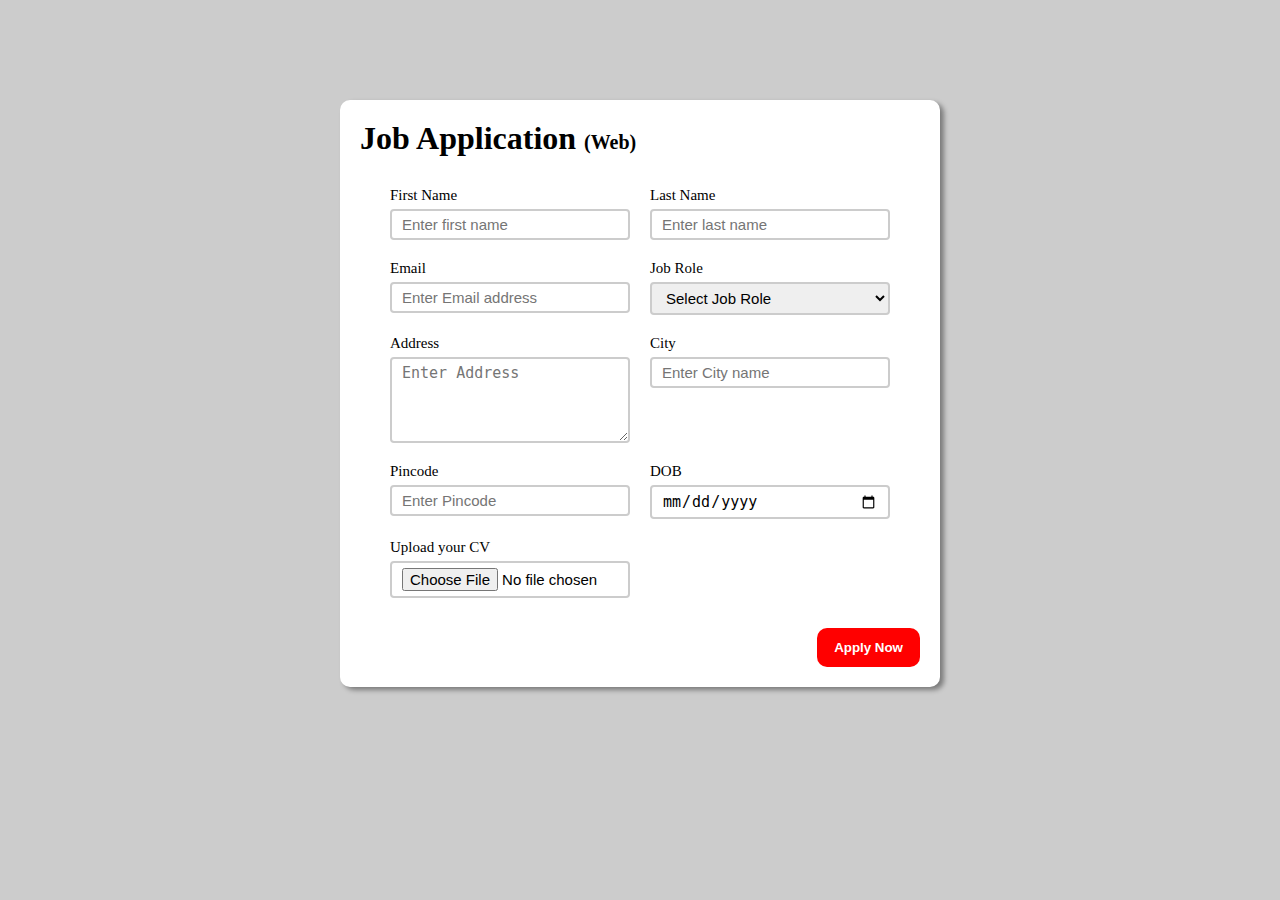
<file: Job Application Website/index.html>
<!DOCTYPE html>
<html lang="en">

<head>
    <meta charset="UTF-8">
    <meta name="viewport" content="width=device-width, initial-scale=1.0">
    <title>Job Application Form</title>
    <link rel="stylesheet" href="style.css">
</head>

<body>
    <div class="container">
        <div class="apply-box">
            <h1>Job Application
                <span class="title_small">(Web)</span>
            </h1>
            <form action="">
                <div class="form_container">
                    <div class="form_control">
                        <label for="first_name">First Name</label>
                        <input type="text" id="first_name" name="first_name" placeholder="Enter first name">
                    </div>
                    <div class="form_control">
                        <label for="last_name">Last Name</label>
                        <input type="text" id="last_name" name="last_name" placeholder="Enter last name">
                    </div>
                    <div class="form_control">
                        <label for="email">Email</label>
                        <input type="email" id="email" name="email" placeholder="Enter Email address">
                    </div>
                    <div class="form_control">
                        <label for="job_role">Job Role</label>
                        <select name="job_role" id="job_role">
                            <option value="">Select Job Role</option>
                            <option value="frontend">Frontend Developer</option>
                            <option value="backend">Backend Developer</option>
                            <option value="full_stack">Full Stack Web Developer</option>
                            <option value="ui_ux">UI UX Designer</option>
                        </select>
                    </div>
                    <div class="form_control">
                        <label for="address">Address</label>
                        <textarea name="address" id="address" cols="50" rows="4" placeholder="Enter Address"></textarea>
                    </div>
                    <div class="form_control">
                        <label for="city">City</label>
                        <input type="text" id="city" name="city" placeholder="Enter City name">
                    </div>
                    <div class="form_control">
                        <label for="pincode">Pincode</label>
                        <input type="number" id="pincode" name="pincode" placeholder="Enter Pincode">
                    </div>
                    <div class="form_control">
                        <label for="date">DOB</label>
                        <input type="date" id="date" name="date" placeholder="Enter you Date of Birth">
                    </div>
                    <div class="form_control">
                        <label for="upload">Upload your CV</label>
                        <input type="file" id="upload" name="upload" />
                    </div>
                </div>
                <div class="button_container">
                    <button type="submit">Apply Now</button>
                </div>
            </form>
        </div>
    </div>
</body>

</html>
</file>
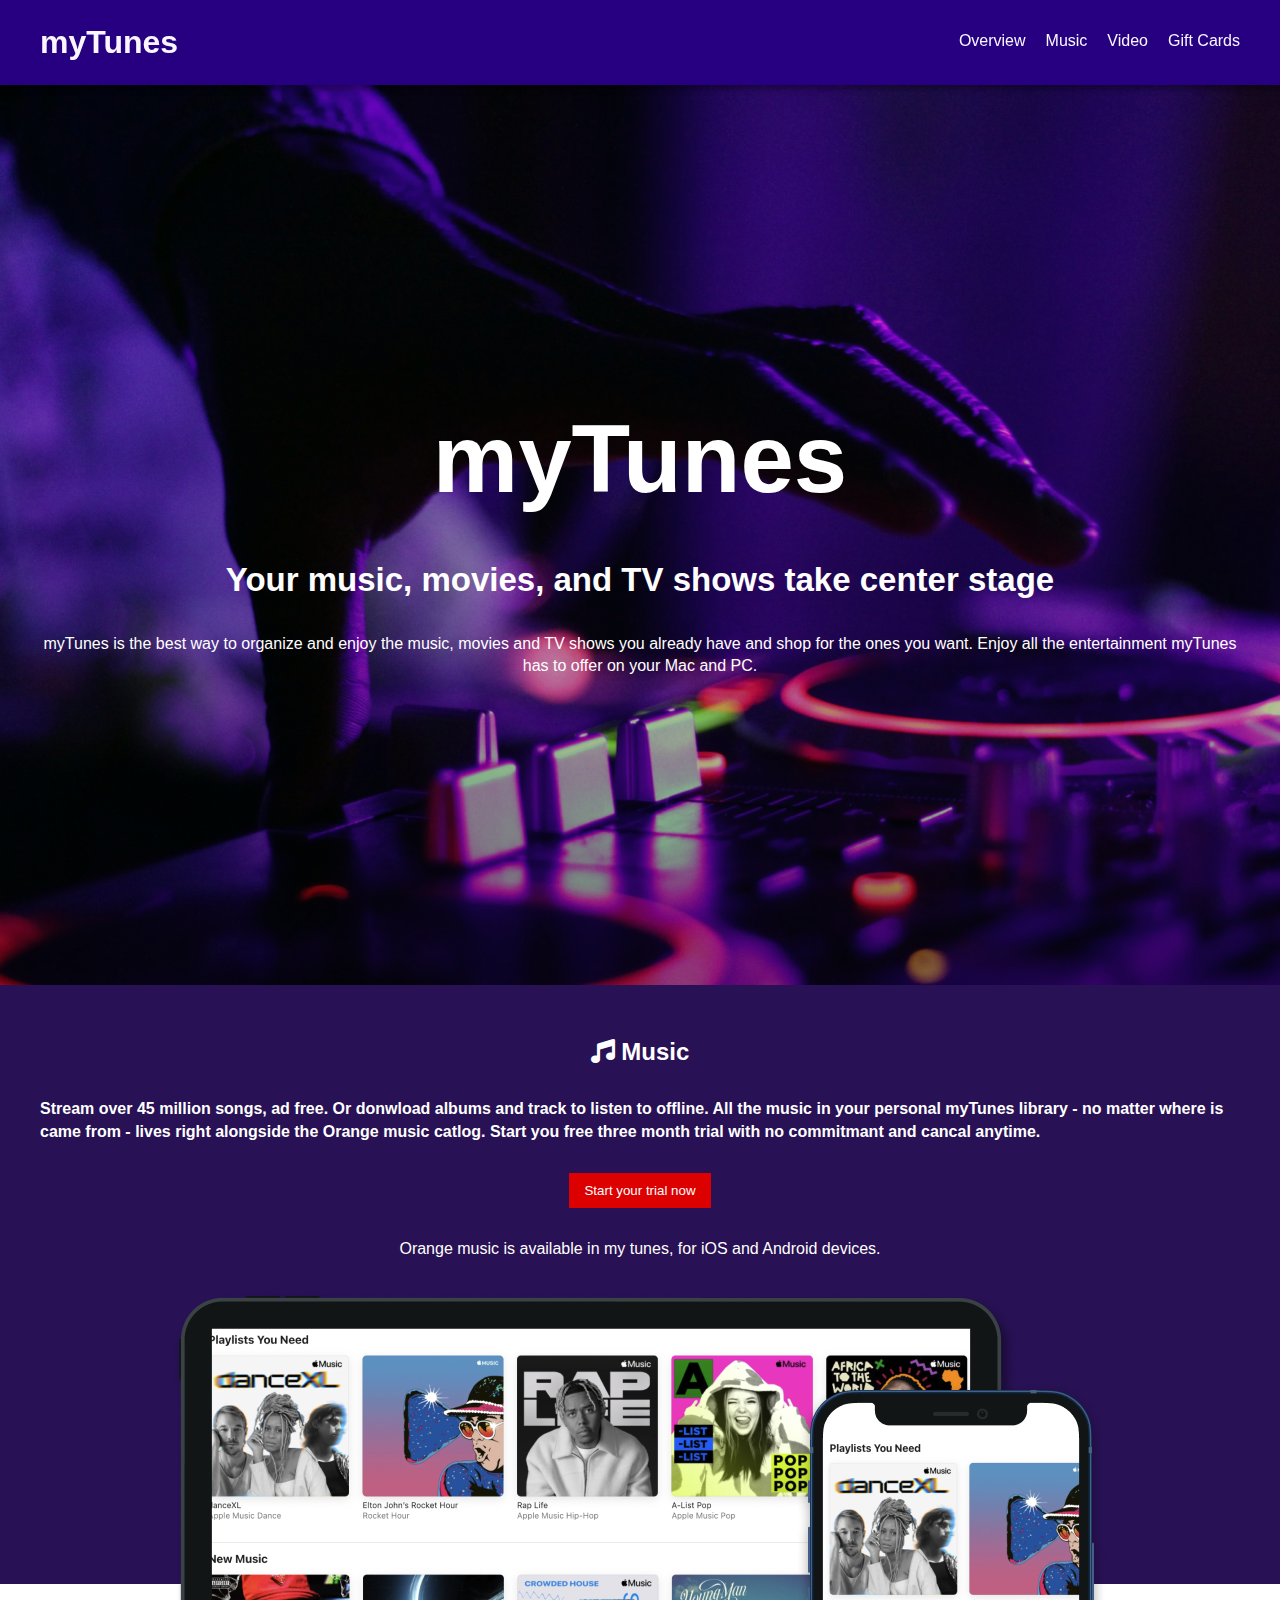
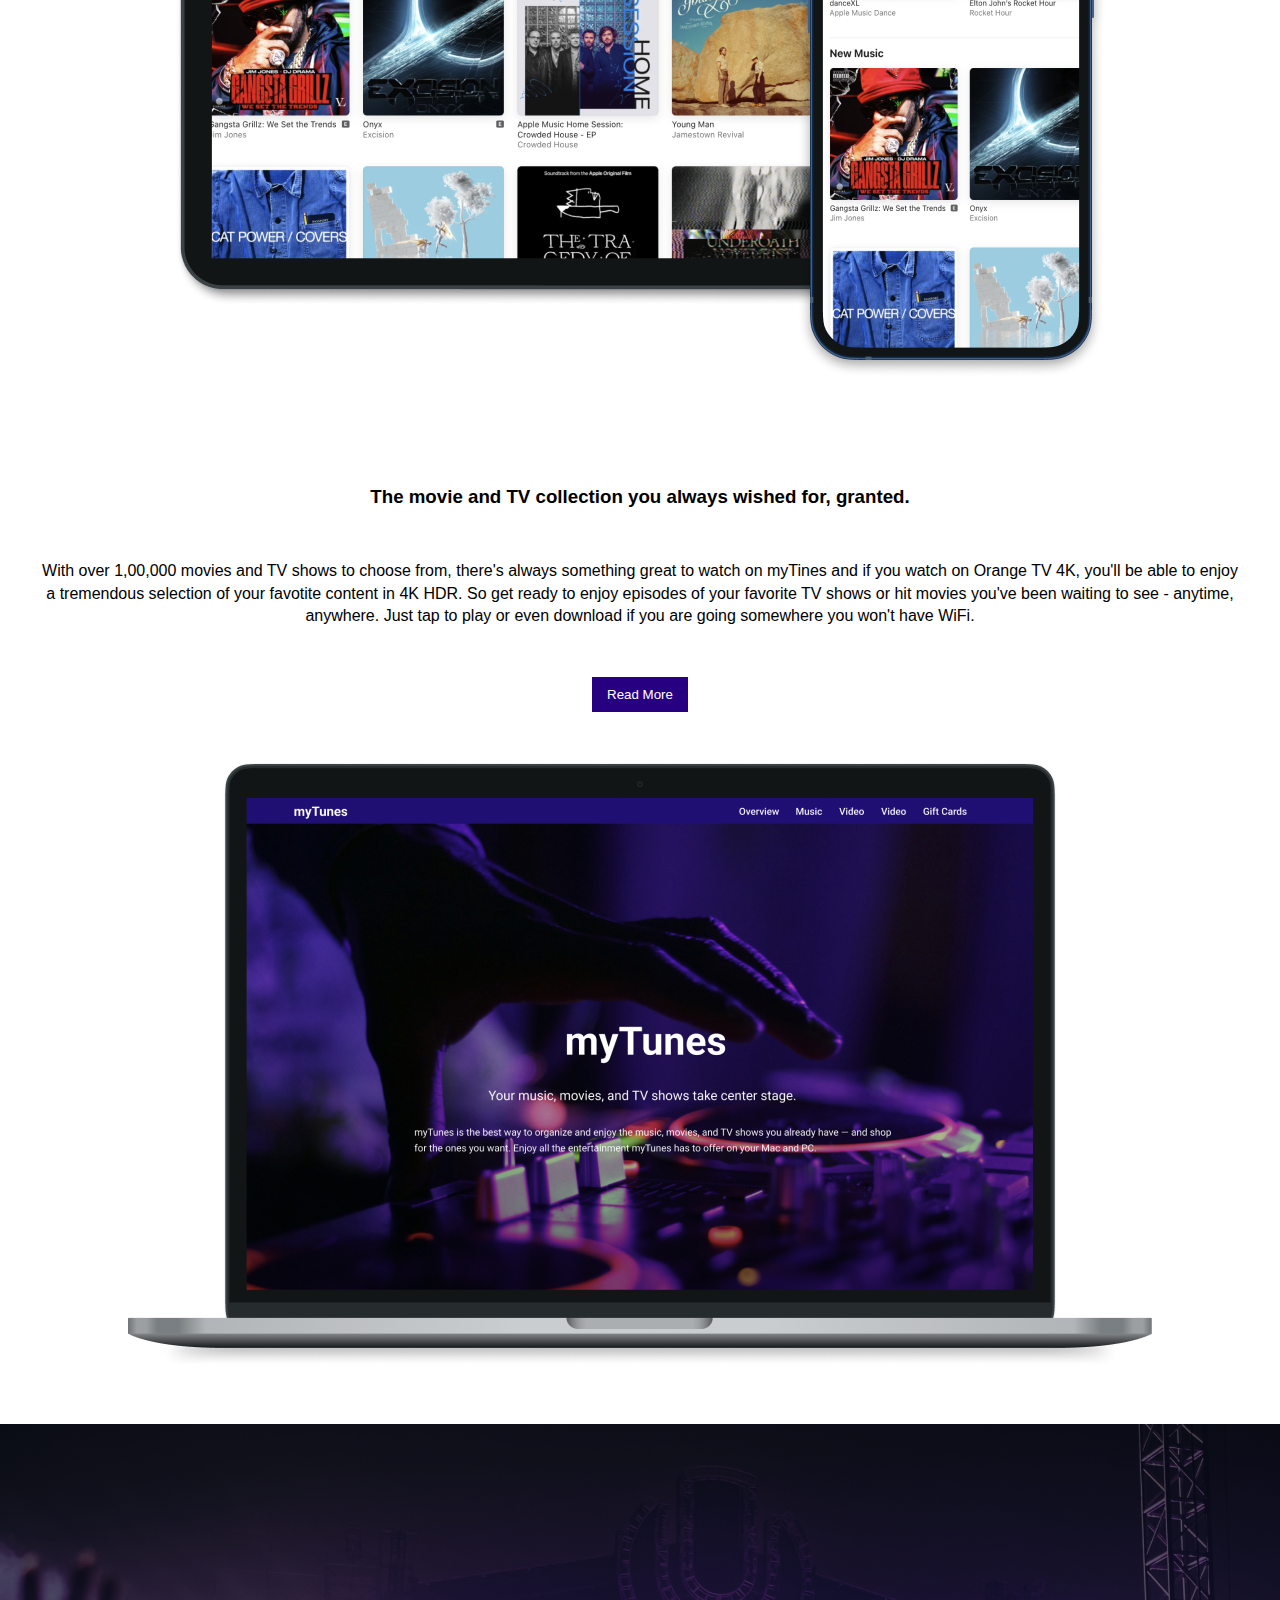
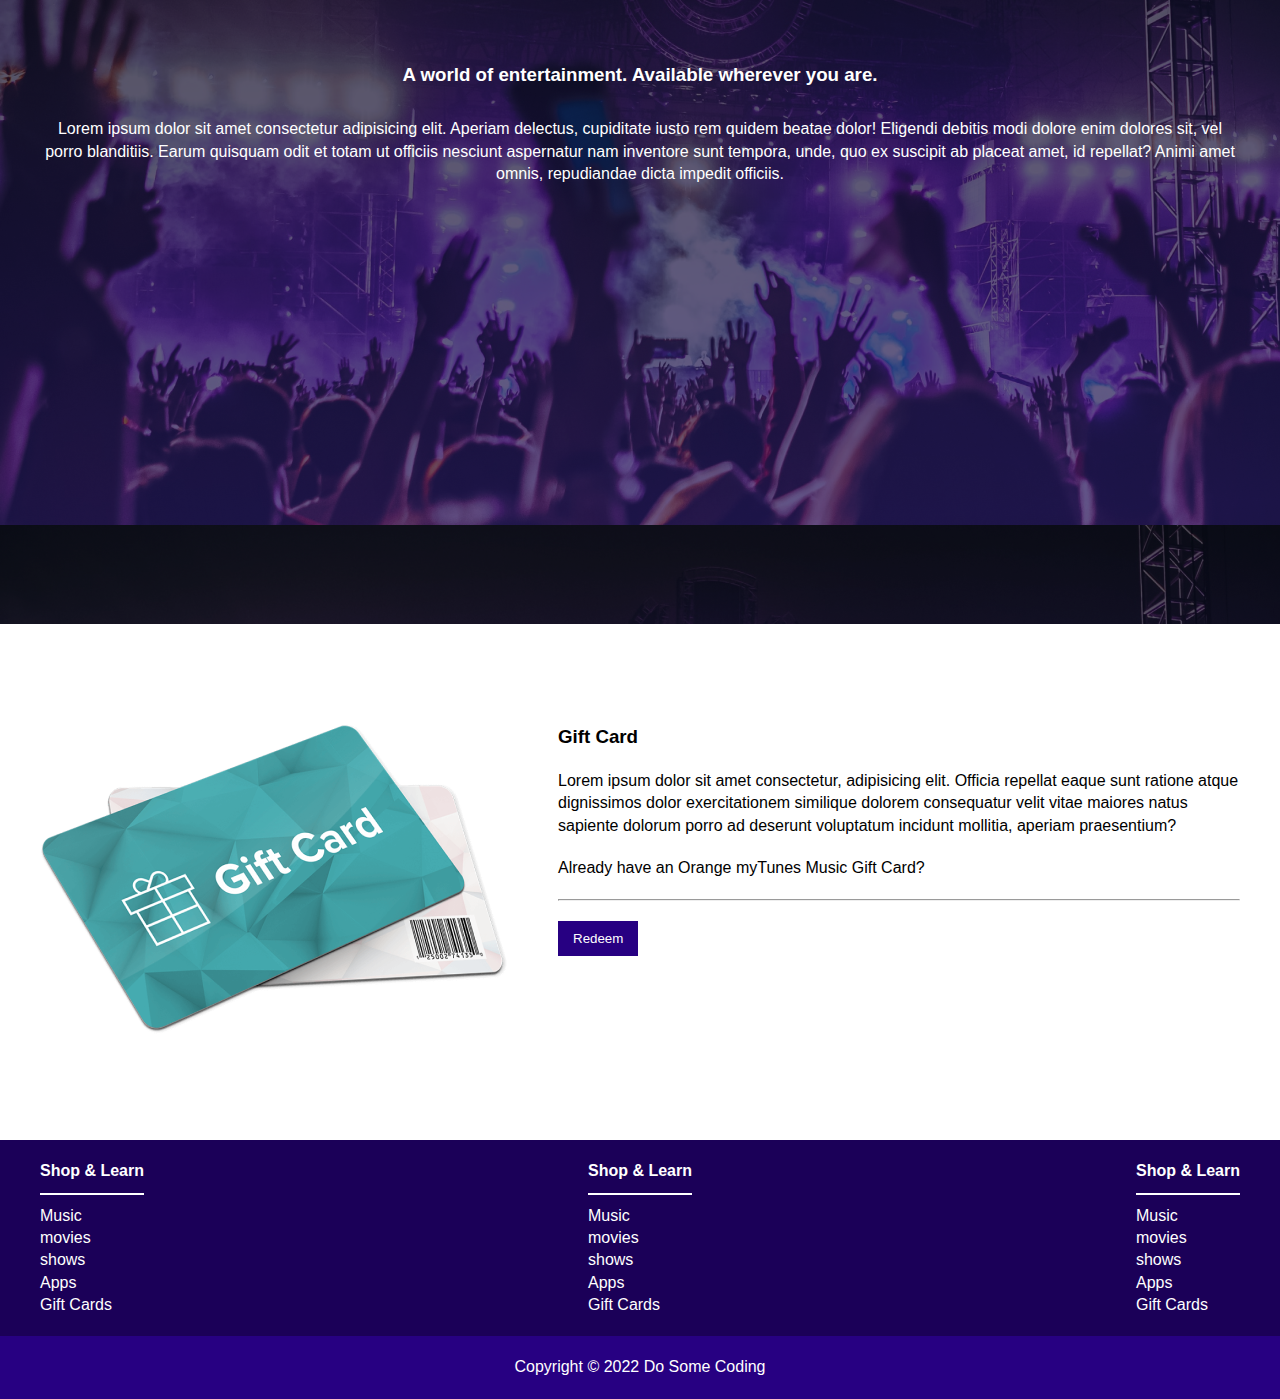
<file: Music Website/index.html>
<!DOCTYPE html>
<html lang="en">

<head>
    <meta charset="UTF-8">
    <meta name="viewport" content="width=device-width, initial-scale=1.0">
    <title>Music Website</title>
    <link rel="stylesheet" href="style.css">
    <link rel="stylesheet" href="https://cdnjs.cloudflare.com/ajax/libs/font-awesome/6.4.2/css/all.min.css">
</head>

<body>
    <header>
        <nav class="container">
            <div class="logo">myTunes</div>
            <ul>
                <a href="#hero">
                    <li>Overview</li>
                </a><a href="#music">
                    <li>Music</li>
                </a><a href="#video">
                    <li>Video</li>
                </a><a href="#gift">
                    <li>Gift Cards</li>
                </a>
            </ul>
        </nav>
    </header>
    <main>
        <section class="hero_section" id="hero">
            <div class="container">
                <h1>myTunes</h1>
                <h3>Your music, movies, and TV shows take center stage</h3>
                <p>myTunes is the best way to organize and enjoy the music, movies and TV shows you already have and
                    shop for the ones you want. Enjoy all the entertainment myTunes has to offer on your Mac and PC.</p>
            </div>
        </section>
        <section class="music_section" id="music">
            <div class="container">
                <h2><span><i class="fa fa-music"></i></span> Music</h2>
                <h4>Stream over 45 million songs, ad free. Or donwload albums and track to listen to offline. All the
                    music in your personal myTunes library - no matter where is came from - lives right alongside the
                    Orange music catlog. Start you free three month trial with no commitmant and cancal anytime.</h4>

                <button class="primary_btn">Start your trial now</button>
                <p>Orange music is available in my tunes, for iOS and Android devices.</p>
                <div class="ipad-iphone-img">
                    <img src="images/ipad-iphone.png" alt="ipad iphone image">
                </div>

            </div>
        </section>
        <section class="about-music container">
            <h3>The movie and TV collection you always wished for, granted.</h3>
            <p>With over 1,00,000 movies and TV shows to choose from, there's always something great to watch on
                myTines and if you watch on Orange TV 4K, you'll be able to enjoy a tremendous selection of your
                favotite content in 4K HDR. So get ready to enjoy episodes of your favorite TV shows or hit movies
                you've been waiting to see - anytime, anywhere. Just tap to play or even download if you are going
                somewhere you won't have WiFi.</p>
            <button class="secondary_btn">
                Read More
            </button>
            <div class="mac-img">
                <img src="images/mac.png" alt="Macbook">
            </div>
        </section>
        <section class="video-section" id="video">
            <div class="container">
                <h3>A world of entertainment. Available wherever you are.</h3>
                <p>Lorem ipsum dolor sit amet consectetur adipisicing elit. Aperiam delectus, cupiditate iusto rem
                    quidem beatae dolor! Eligendi debitis modi dolore enim dolores sit, vel porro blanditiis. Earum
                    quisquam odit et totam ut officiis nesciunt aspernatur nam inventore sunt tempora, unde, quo ex
                    suscipit ab placeat amet, id repellat? Animi amet omnis, repudiandae dicta impedit officiis.</p>
            </div>
        </section>
        <div class="container">
            <section class="gift-section" id="gift">
                <div class="gift-card">
                    <img src="images/gift_card.png" alt="gift-card">
                </div>
                <div class="gift-content">
                    <h3>Gift Card</h3>
                    <p>Lorem ipsum dolor sit amet consectetur, adipisicing elit. Officia repellat eaque sunt ratione
                        atque
                        dignissimos dolor exercitationem similique dolorem consequatur velit vitae maiores natus
                        sapiente
                        dolorum porro ad deserunt voluptatum incidunt mollitia, aperiam praesentium?</p>
                    <p>Already have an Orange myTunes Music Gift Card?</p>
                    <hr>
                    <div>
                        <button class="secondary_btn">Redeem</button>
                    </div>
                </div>
            </section>
        </div>
    </main>
    <footer>
        <section class="footer-upper">
            <div class="container">
                <div class="footer-links">
                    <h4>Shop & Learn</h4>
                    <ul>
                        <li>Music</li>
                        <li>movies</li>
                        <li>shows</li>
                        <li>Apps</li>
                        <li>Gift Cards</li>

                    </ul>
                </div>
                <div class="footer-links">
                    <h4>Shop & Learn</h4>
                    <ul>
                        <li>Music</li>
                        <li>movies</li>
                        <li>shows</li>
                        <li>Apps</li>
                        <li>Gift Cards</li>

                    </ul>
                </div>
                <div class="footer-links">
                    <h4>Shop & Learn</h4>
                    <ul>
                        <li>Music</li>
                        <li>movies</li>
                        <li>shows</li>
                        <li>Apps</li>
                        <li>Gift Cards</li>

                    </ul>
                </div>
            </div>
        </section>
        <section class="footer-lower">
            <p>Copyright &copy; 2022 Do Some Coding</p>
        </section>
    </footer>
</body>

</html>
</file>
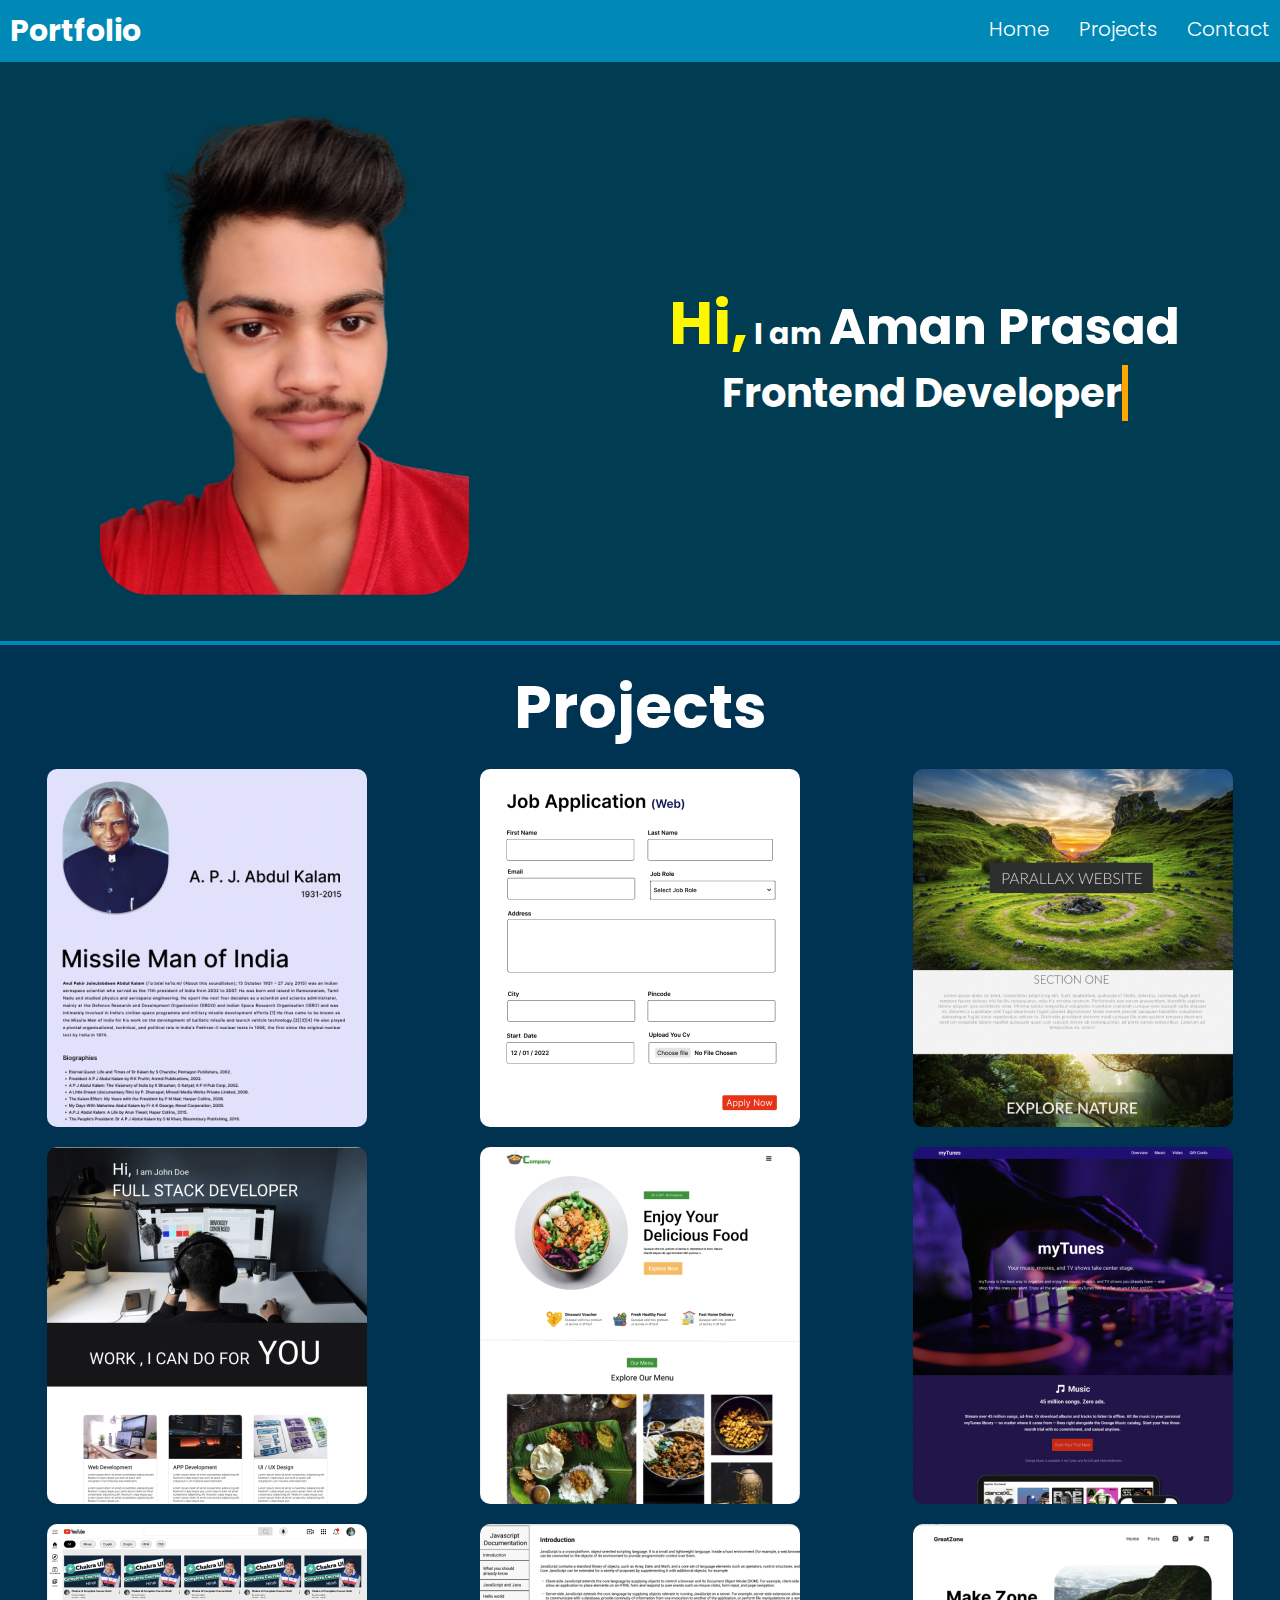
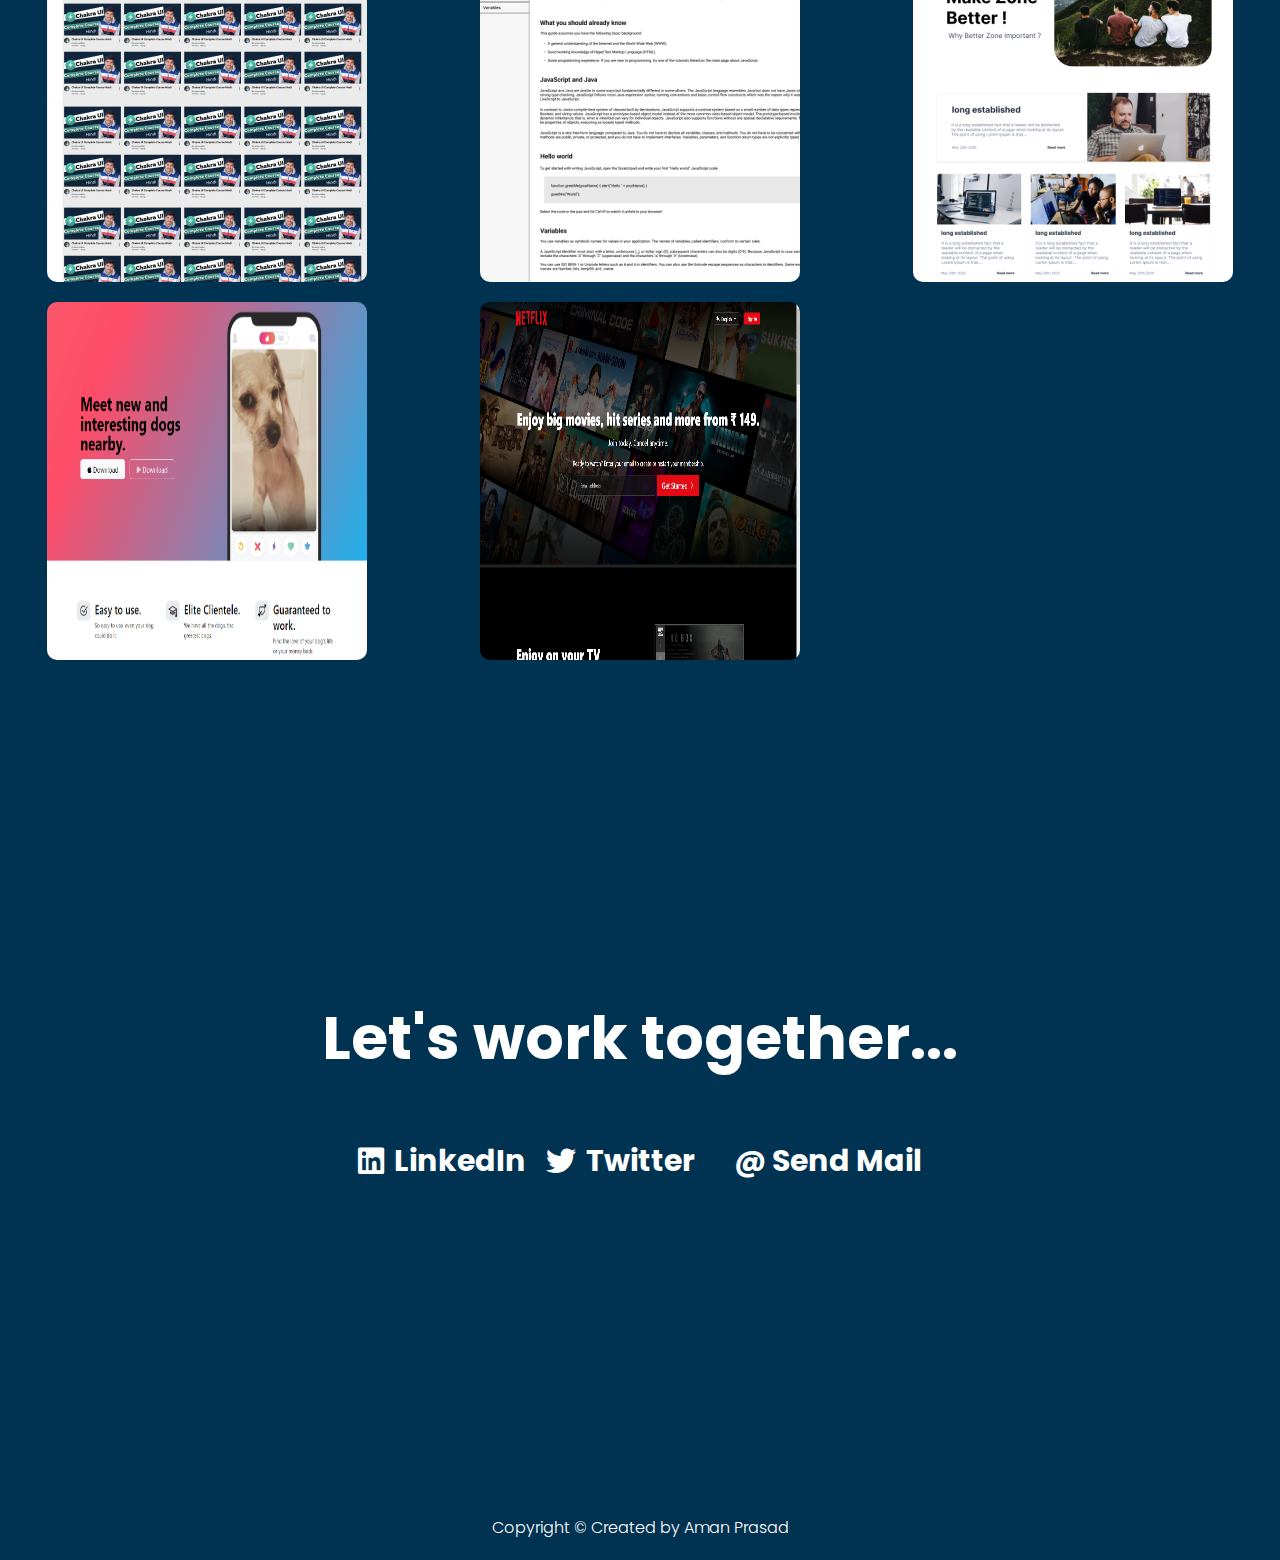
<file: Portfolio Website/index.html>
<!DOCTYPE html>
<html lang="en">

<head>
    <meta charset="UTF-8">
    <meta name="viewport" content="width=device-width, initial-scale=1.0">
    <title>Portfolio Website</title>
    <link rel="stylesheet" href="style.css">
    <link rel="stylesheet" href="https://cdnjs.cloudflare.com/ajax/libs/animate.css/4.1.1/animate.min.css" />
    <link rel="stylesheet" href="https://cdnjs.cloudflare.com/ajax/libs/font-awesome/6.4.2/css/all.min.css">
</head>

<body>
    <header>
        <nav class="container">
            <div class="logo">Portfolio</div>
            <ul>
                <a href="#hero">
                    <li>Home</li>
                </a>
                <a href="#projects">
                    <li>Projects</li>
                </a>
                <a href="#contact">
                    <li>Contact</li>
                </a>
            </ul>
        </nav>
    </header>
    <main>
        <section id="hero">
            <div class="container">
                <div class="hero-img">
                    <img src="images/hero.png" alt="hero-image" class="animate__animated animate__backInLeft hero-img">
                </div>
                <div class="hero-content">
                    <h1><span class="hi-text">Hi,</span> I am <span class="name-text">Aman Prasad</span></h1>
                    <h2>Frontend Developer</h2>
                </div>
            </div>
        </section>
        <section id="projects">
            <h2>Projects</h2>
            <div class="container">
                <div class="project-container">
                    <div class="grid-item">
                        <div class="card">
                            <img src="images/project1.png" alt="project1">
                            <div class="card-content">
                                <a href="../The Tribute Website/index.html">
                                    <h3>Tribute Website</h3>
                                </a>
                            </div>
                        </div>
                    </div>
                    <div class="grid-item">
                        <div class="card">
                            <img src="images/Project2.png" alt="project2">
                            <div class="card-content">
                                <a href="../Job Application Website/index.html">
                                    <h3>Job Application Website</h3>
                                </a>
                            </div>
                        </div>
                    </div>
                    <div class="grid-item">
                        <div class="card">
                            <img src="images/project3.png" alt="project1">
                            <div class="card-content">
                                <a href="../Parallax Website/index.html">
                                    <h3>Parallax website</h3>
                                </a>
                            </div>
                        </div>
                    </div>
                    <div class="grid-item">
                        <div class="card">
                            <img src="images/project4.png" alt="project1">
                            <div class="card-content">
                                <a href="../Developer Landing Page/index.html">
                                    <h3>Developer Portfolio</h3>
                                </a>
                            </div>
                        </div>
                    </div>
                    <div class="grid-item">
                        <div class="card">
                            <img src="images/project5.png" alt="project1">
                            <div class="card-content">
                                <a href="../Resturant Website/index.html">
                                    <h3>Resturant Website</h3>
                                </a>
                            </div>
                        </div>
                    </div>
                    <div class="grid-item">
                        <div class="card">
                            <img src="images/project6.png" alt="project1">
                            <div class="card-content">
                                <a href="../Music Website/index.html">
                                    <h3>Music Website</h3>
                                </a>
                            </div>
                        </div>
                    </div>
                    <div class="grid-item">
                        <div class="card">
                            <img src="images/project7.png" alt="project1">
                            <div class="card-content">
                                <a href="../YouTube Clone/index.html">
                                    <h3>YouTube Clone</h3>
                                </a>
                            </div>
                        </div>
                    </div>
                    <div class="grid-item">
                        <div class="card">
                            <img src="images/project8.png" alt="project1">
                            <div class="card-content">
                                <a href="../Documentation Website/index.html">
                                    <h3>Documentation Website</h3>
                                </a>
                            </div>
                        </div>
                    </div>
                    <div class="grid-item">
                        <div class="card">
                            <img src="images/project9.png" alt="project1">
                            <div class="card-content">
                                <a href="../Blog website/index.html">
                                    <h3>Blog Website</h3>
                                </a>
                            </div>
                        </div>
                    </div>
                    <div class="grid-item">
                        <div class="card">
                            <img src="images/project10.png" alt="project10" width="320px" height="360px">
                            <div class="card-content">
                                <a href="../TinDog Website/index.html">
                                    <h3>TinDog Website</h3>
                                </a>
                            </div>
                        </div>
                    </div>
                    <div class="grid-item">
                        <div class="card">
                            <img src="images/project11.png" alt="project10" width="320px" height="360px">
                            <div class="card-content">
                                <a href="../Netflix Clone/index.html">
                                    <h3>Netflix Clone</h3>
                                </a>
                            </div>
                        </div>
                    </div>
                </div>
            </div>
        </section>
        <section>
            <div id="contact">
                <div class="container">
                    <h2>Let's work together...</h2>

                    <div class="top-contact">
                        <div class="contact-way">
                            <i class="fa-brands fa-linkedin"></i>
                            <a href="https://www.linkedin.com/in/aman-prasad-90478b230/">
                                <h3>LinkedIn</h3>
                            </a>
                        </div>
                        <div class="contact-way">
                            <i class="fa-brands fa-twitter"></i>
                            <h3>Twitter</h3>
                        </div>

                        <div class="contact-way">
                            <h3>@ Send Mail</h3>
                        </div>
                    </div>


                </div>

            </div>
        </section>
    </main>
    <footer>
        <div class="container">
            Copyright &copy; Created by Aman Prasad
        </div>
    </footer>
</body>

</html>
</file>
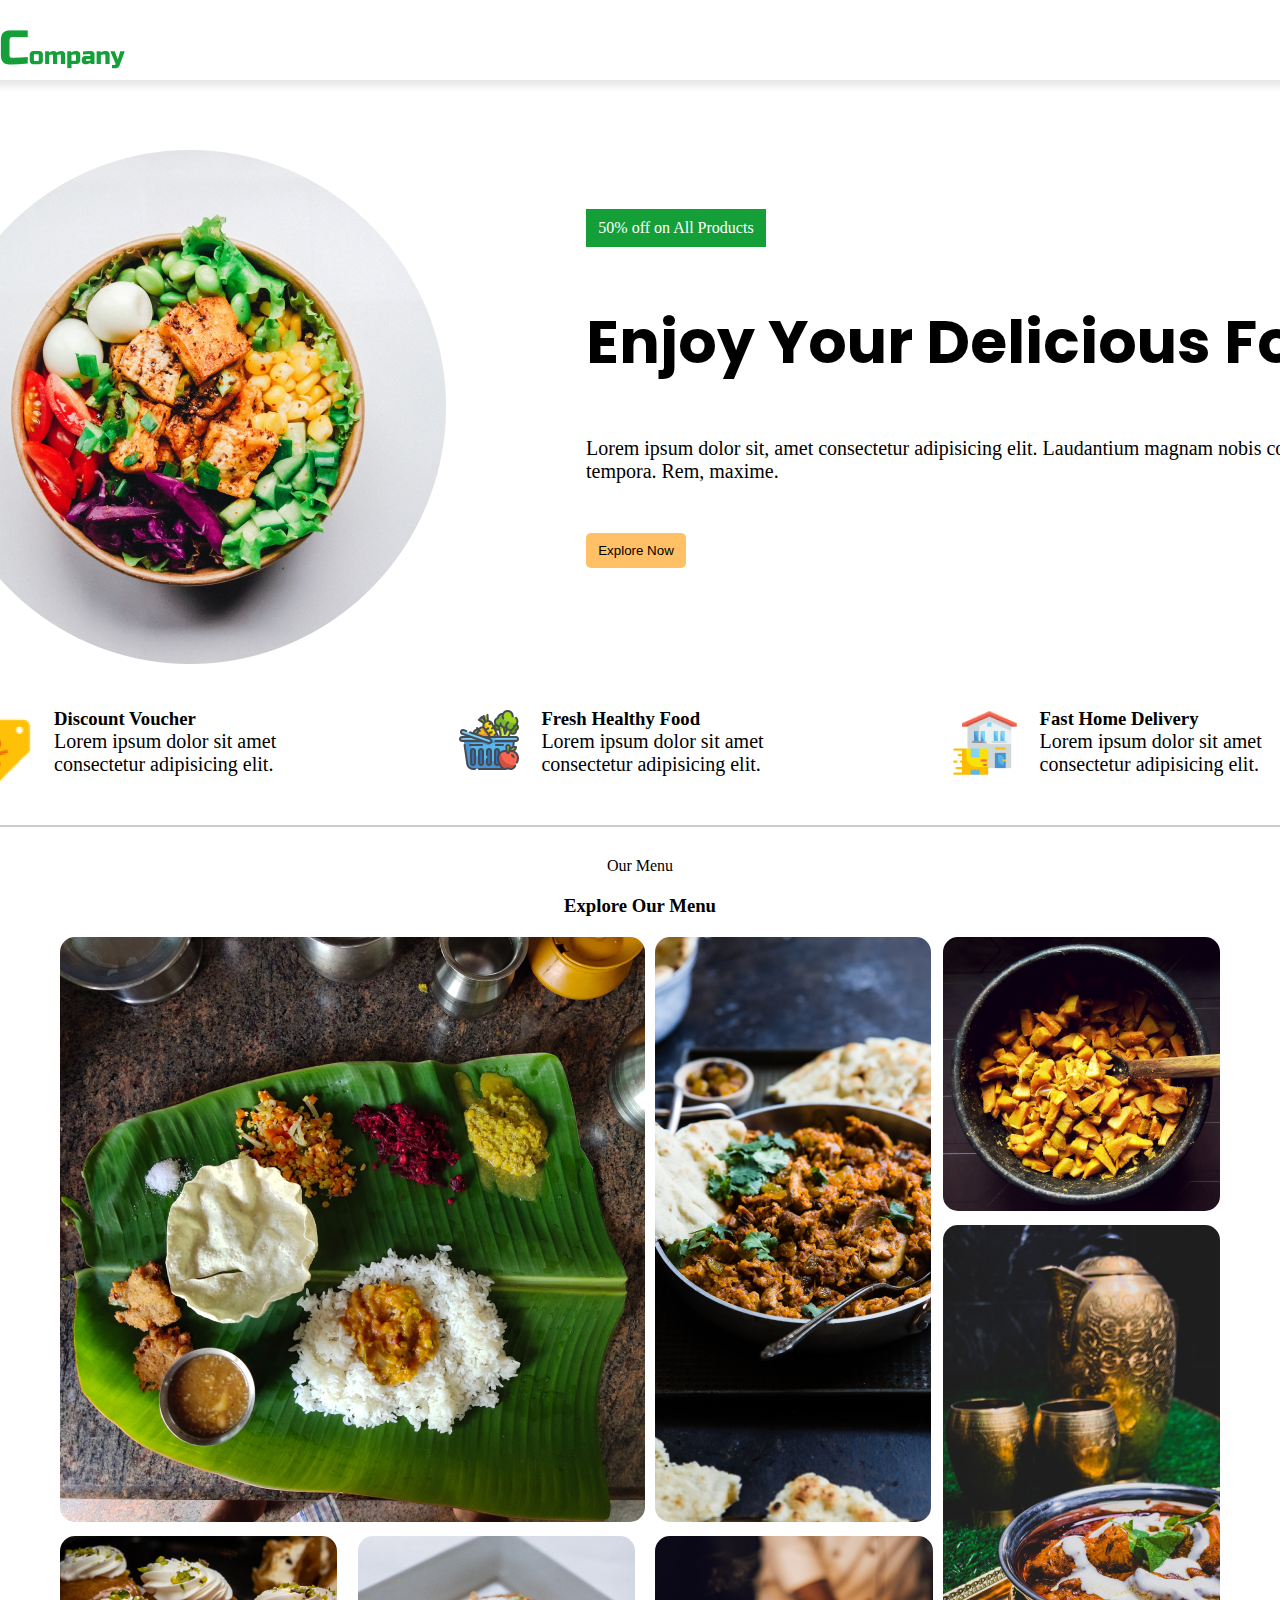
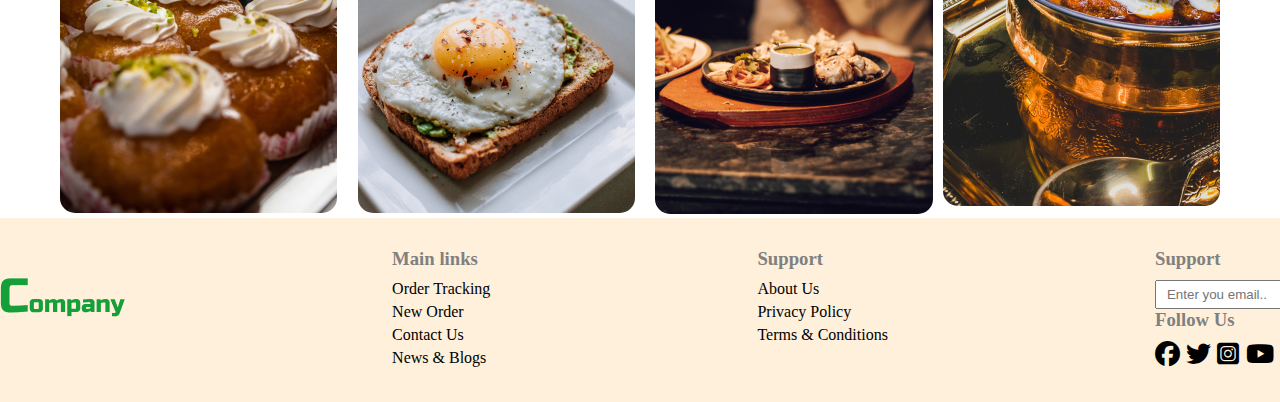
<file: Resturant Website/index.html>
<!DOCTYPE html>
<html lang="en">

<head>
    <meta charset="UTF-8">
    <meta name="viewport" content="width=device-width, initial-scale=1.0">
    <title>Resturant Website</title>
    <link rel="stylesheet" href="style.css">
    <link rel="stylesheet" href="https://cdnjs.cloudflare.com/ajax/libs/font-awesome/6.4.2/css/all.min.css" />
</head>

<body>
    <div class="box">
        <div class="container">
            <div class="navbar">
                <div class="logo">
                    <img src="images/logo.png" alt="LOGO">
                </div>
                <div class="menu_icon">
                    <i class="fa-solid fa-bars"></i>
                </div>
            </div>
            <div class="main_container">
                <div class="hero_img">
                    <img src="images/hero_image.png" alt="hero_image">
                </div>
                <div class="hero_content">
                    <span>50% off on All Products</span>
                    <h2>Enjoy Your Delicious Food</h2>
                    <p>Lorem ipsum dolor sit, amet consectetur adipisicing elit. Laudantium magnam nobis consectetur
                        tempora. Rem, maxime.</p>
                    <button>Explore Now</button>
                </div>
            </div>
            <section class="card_box">
                <div class="card_container">
                    <div class="card_img">
                        <img src="icons/discount.png" alt="discount image">
                    </div>
                    <div class="card_text">
                        <h3>Discount Voucher</h3>
                        <p>Lorem ipsum dolor sit amet consectetur adipisicing elit.</p>
                    </div>
                </div>

                <div class="card_container">
                    <div class="card_img">
                        <img src="icons/fresh.png" alt="discount image">
                    </div>
                    <div class="card_text">
                        <h3>Fresh Healthy Food</h3>
                        <p>Lorem ipsum dolor sit amet consectetur adipisicing elit.</p>
                    </div>
                </div>

                <div class="card_container">
                    <div class="card_img">
                        <img src="icons/delivery.png" alt="discount image">
                    </div>
                    <div class="card_text">
                        <h3>Fast Home Delivery</h3>
                        <p>Lorem ipsum dolor sit amet consectetur adipisicing elit.</p>
                    </div>
                </div>
            </section>
            <div class="divider"></div>
            <div class="menu">
                <div class="tag">Our Menu</div>
                <h3>Explore Our Menu</h3>
                <div class="grid">
                    <div class="item1">
                        <img class="grid_image" src="images/grid_image1.png" alt="image1">
                    </div>
                    <div class="item2">
                        <img class="grid_image" src="images/grid_image2.png" alt="image1">
                    </div>
                    <div class="item3">
                        <img class="grid_image" src="images/grid_image3.png" alt="image1">
                    </div>
                    <div class="item4">
                        <img class="grid_image" src="images/grid_image4.png" alt="image1">
                    </div>
                    <div class="item5">
                        <img class="grid_image" src="images/grid_image5.png" alt="image1">
                    </div>
                    <div class="item6">
                        <img class="grid_image" src="images/grid_image6.png" alt="image1">
                    </div>
                    <div class="item7">
                        <img class="grid_image" src="images/grid_image7.png" alt="image1">
                    </div>
                </div>
            </div>
            <footer>
                <div class="footer_container">
                    <div class="footer_logo">
                        <img src="images/logo.png" alt="logo">
                    </div>
                    <div class="link_lists">

                        <h3>Main links</h3>
                        <ul>
                            <li>Order Tracking</li>
                            <li>New Order</li>
                            <li>Contact Us</li>
                            <li>News & Blogs</li>
                        </ul>
                    </div>
                    <div class="link_lists">

                        <h3>Support</h3>
                        <ul>
                            <li>About Us</li>
                            <li>Privacy Policy</li>
                            <li>Terms & Conditions</li>

                        </ul>
                    </div>
                    <div class="news_letter">
                        <h3>Support</h3>
                        <input type="email" placeholder="Enter you email..">
                        <h3>Follow Us</h3>
                        <div class="icon_container">
                            <div class="icon">
                                <i class="fa-brands fa-facebook"></i>
                                <i class="fa-brands fa-twitter"></i>
                                <i class="fa-brands fa-square-instagram"></i>
                                <i class="fa-brands fa-youtube"></i>


                            </div>
                        </div>
                    </div>

                </div>
            </footer>

        </div>
</body>

</html>
</file>
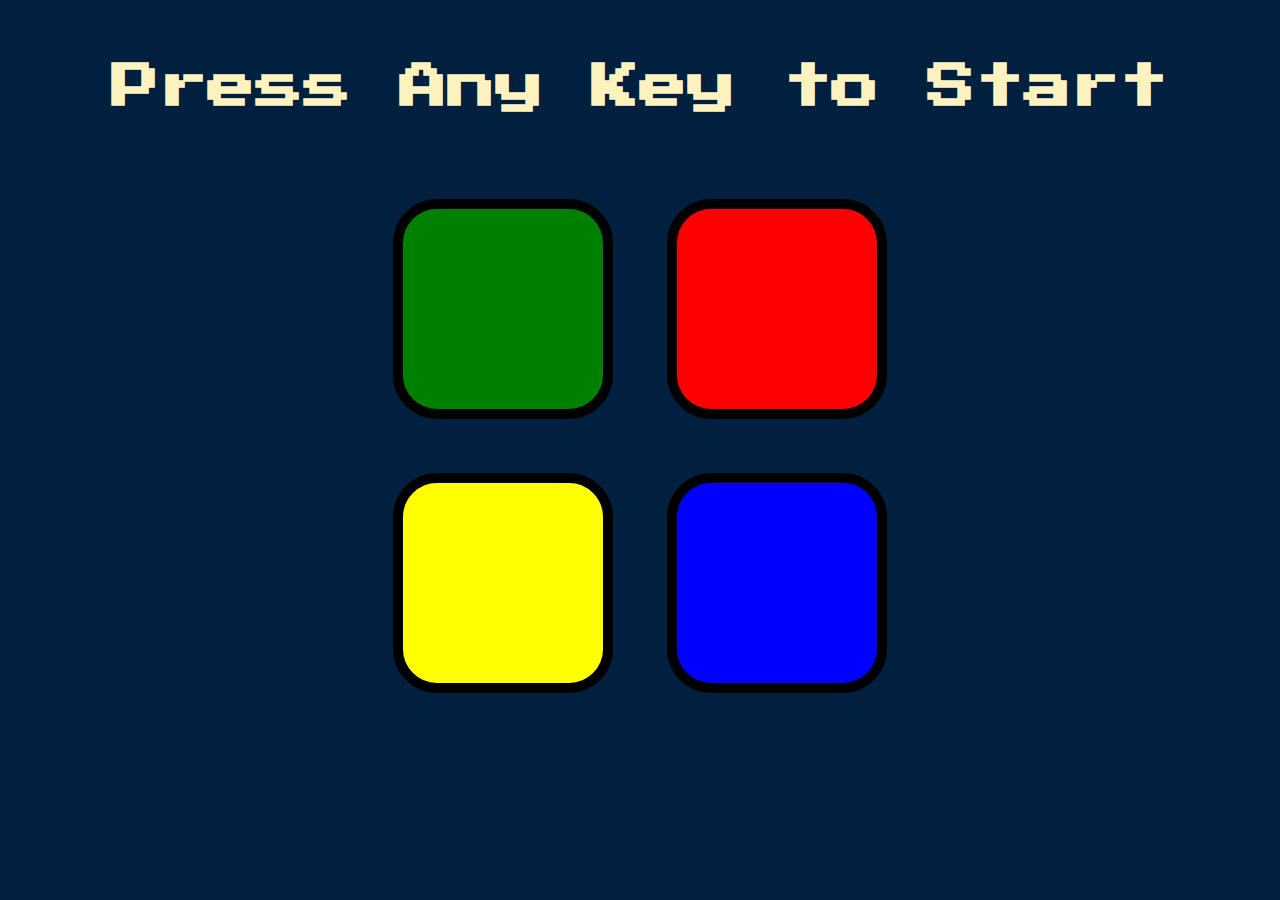
<file: Simon Game/index.html>
<!DOCTYPE html>
<html lang="en" dir="ltr">

<head>
  <meta charset="utf-8">
  <title>Simon</title>
  <link rel="stylesheet" href="styles.css">
  <link href="https://fonts.googleapis.com/css?family=Press+Start+2P" rel="stylesheet">
</head>

<body>
  <h1 id="level-title">Press Any Key to Start</h1>
  <div class="container">
    <div lass="row">

      <div type="button" id="green" class="btn green">

      </div>

      <div type="button" id="red" class="btn red">

      </div>
    </div>

    <div class="row">

      <div type="button" id="yellow" class="btn yellow">

      </div>
      <div type="button" id="blue" class="btn blue">

      </div>

    </div>

  </div>

  <script src="https://ajax.googleapis.com/ajax/libs/jquery/3.7.1/jquery.min.js"></script>
  <script src="game.js"></script>
</body>

</html>
</file>
<file: Portfolio Website/style.css>
@import url('https://fonts.googleapis.com/css2?family=Lato&family=Open+Sans&family=Poppins&family=Roboto+Flex:opsz,wght@8..144,300&display=swap');

:root{
    --lightcolor: #0089b7;
    --darkcolor: #003d52;
    --darkercolor: #003251;
    --secondarycolor: #fff700;
}
html{
    font-size: 62.5%;
}
body{
    font-size: 1.4rem;
}
html, body{
    color: white;
    scroll-behavior: smooth;
    font-family: "poppins", sans-serif;
    font-weight: 300;
    line-height: 1.4;
}
*{
    margin: 0;
    padding: 0;
    box-sizing: border-box;
}
.container{
    max-width: 1300px;
    margin: 0 auto;
}
header{
    background-color: var(--lightcolor);
    /* position: sticky;
    top: 0; */
}
nav{
    display: flex;
    justify-content: space-between;
    align-items: center;
    padding: 1rem;
}
a{
    text-decoration: none;
    color: white;
}
ul{
    list-style: none;
}
nav ul{
    display: flex;
    gap: 3rem;
}
.logo{
    font-size: 3rem;
    font-weight: 700;
}
nav li{
    font-size: 2rem;
    border-bottom: 0.4rem solid transparent;
    transition: 0.3s ease-in-out;
}
nav li:hover{
    border-bottom: 0.4rem solid var(--secondarycolor);
    transition: 0.3s ease-in-out;
}
#hero{
    background-color: var(--darkcolor);
    padding: 4rem 0;
    border-bottom: 4px solid var(--lightcolor);

}
#hero .container{
    display: flex;
    justify-content: space-around;
    align-items: center;
}
#hero .container .hero-img{
    border-radius: 50px;
}
.hero-content{
    display: flex;
    flex-direction: column;
    justify-content: center;
    align-items: center;
}
.hero-content h1{
    font-size: 3rem;
    font-weight: bold;

}
.hi-text{
    font-size: 6rem;
    color: var(--secondarycolor);
    font-weight: bold;
}
.name-text{
    font-size: 5rem;
}

#hero h2{
    font-size: 4rem;
    overflow: hidden;
    border-right: 0.15em solid orange;
    white-space: nowrap;
    margin: 0 auto;
    animation: typing 5s steps(40, end), blink-caret 0.75s step-end infinite;
}
@keyframes typing {
    from{
        width: 0;
    }
    to{
        width: 100%;
    }
}
@keyframes blink-caret{
    from,to{
        border-color: transparent;
    }
    50%{
        border-color: orange;
    }
}

/* project section */
#projects h2{
    font-size: 6rem;
    text-align: center;
    padding: 2rem 0;
}
#projects{
    background-color: var(--darkercolor);
}
.project-container{
    display: grid;
    grid-template-columns: repeat(auto-fit, minmax(320px, 1fr));
    grid-gap: 2rem;
}
.grid-item{
    display: grid;
    place-items: center;
}
.card{
    width: 320px;
    display: flex;
    flex-direction: column;
    border-radius: 1rem;
    overflow: hidden;
    transition: 0.3s ease-in-out;
}
.card:hover{
    transform: scale(1.05);
    transition: 0.5s ease-in-out;
}
.card:hover .card-content{
    background-color: white;
    color: var(--darkercolor);
    transform: translateY(0px);
}
.card:hover img{
    transform: scale(1.05);
    transition: 0.3s ease-in-out;
    opacity: 0.8;
}
.card-content{
    padding: 2rem;
    position: relative;
    top: -6.5rem;
    margin-bottom: -6.5rem;
    transition: 0.5s ease-in-out;
    transform: translateY(100px);
}
.card-content a{
    text-decoration: none;
    color: var(--darkercolor);
}
.card-content h3{
    text-align: center;
}

/* contact section */
#contact{
    background: var(--darkercolor);
}
#contact h2{
    font-size: 6rem;
    text-align: center;
    margin: 2rem 0;
}
#contact .container{
    height: 93vh;
    display: flex;
    flex-direction: column;
    justify-content: center;
    gap: 4rem;
}
.top-contact{
    display: grid;
    grid-template-columns: repeat(auto-fit, minmax(80px, 1fr));
    margin: 0 auto;
    max-width: 800px;

}
.contact-way{
    display: flex;
    gap: 1rem;
    align-items: center;
}
.contact-way i{
    font-size: 3rem;
}
.contact-way h3{
    font-size: 3rem;
    font-weight: bold;
}

/* footer */
footer{
    background-color: var(--darkercolor);
    padding: 2rem;
    font-size: 1.6rem;
    text-align: center;
    color: white;
}

/* Media Query */
@media(max-width:786px){
    html{
        font-size: 40%;
    }
    #hero .container{
        flex-direction: column;
    }
    .hero-img{
        display: grid;
        place-items: center;
    }
    #contact .container{
        height: 65vh;
    }
}

@media(max-width:500px){
    html{
        font-size: 32%;
    }
    #hero .container{
        flex-direction: column;
    }
    .hero-img{
        display: grid;
        place-items: center;
        border-radius: 150px;

    }
    .hero-img{
        border-radius: 150px;
    }
    #contact .container{
        height: 50vh;
    }
}
</file>
<file: Blog website/style.css>
@import url('https://fonts.googleapis.com/css2?family=Lato&family=Open+Sans&family=Poppins&family=Roboto+Flex:opsz,wght@8..144,300&display=swap');
*{
    margin: 0;
    padding: 0;
    box-sizing: border-box;
}
html,
body{
    font-weight: 400;
    font-family: sans-serif;
    line-height: 1.4;
    scroll-behavior: smooth;
}

main{
    margin-left: 30px;
    margin-right: 30px;
}
header{
    /* background-color: red; */
    box-shadow: 0px 0px 5px 0px rgb(208, 205, 205);
    position: sticky;
    background-color: white;
    top: 0px;

}
header nav{
    display: flex;
    justify-content: space-between;
    align-items: center;
    margin: 0px 130px;
    padding: 8px;
}
.logo{
    font-size: 35px;
}
span{
    color: red;
}
.menu ul{
    display: flex;
    gap: 50px;
    list-style-type: none;
}
.menu ul a{
    text-decoration: none;
    color: black;
    font-size: 20px;
    border-bottom: 2px solid transparent;
}
.menu ul a:hover{
    color: red;
    border-bottom: 2px solid red;
}
section{
    margin: 25px 130px;
}
.hero-container{
    display: flex;
    align-items: center;
    justify-content: space-between;
    /* background-color: red; */
}
.hero-text{
    text-transform: capitalize;
    
}
.hero-text h1{
    font-size: 4rem;
    font-weight: 500;
    font-family: Arial, Helvetica, sans-serif;
}
.hero-text h2{
    font-size: 1.5rem;
    font-weight: 350;
    font-family: system-ui, -apple-system, BlinkMacSystemFont, sans-serif;
    
}

.hero-img img{
    height: 350px;
    border-radius: 30px;
}
.box{
    display: flex;
    align-items: center;
    justify-content: space-between;
    box-shadow: 0px 0px 5px 0px rgb(208, 205, 205);
    height: 250px;
}
.box-content{
    max-width: 700px;
    padding: 15px;
}
.box-img{
    height: 100%;
}
.box-img img{
    height: 100%;
    border-radius: 10px;
}

h3{
    font-size: 25px;
    margin-bottom: 8px;
}
p{
    font-size: 16px;
    margin-bottom: 8px;
    font-weight: 100;
    color: #4a4a4a;
}
.box-status{
    display: flex;
    justify-content: space-between;
}
button{
    all: unset;
    border: none;
    color: black;
    font-weight: 600;
    opacity: .5;
    cursor: pointer;
    transition: 200ms ease-in-out;
    
}
button:hover{
    opacity: 1;
    transition: 200ms ease-in-out;
}
.card-container{
    display: grid;
    justify-content: center;
    grid-template-columns: repeat(auto-fit, minmax(200px, 260px));
    gap: 40px;
}
.card{
    display: flex;
    flex-direction: column;
    width: 260px;
    border: 1px solid rgb(239, 237, 237);
    box-shadow: 0px 0px 5px 0px rgb(208, 205, 205);
    border-radius: 15px;
    overflow: hidden;
    
}
.card img{
    width: 300px;
    transition: .3s ease-in-out;
}
.card img:hover{
    transform: scale(1.1);
    transition: .3s ease-in-out;
}
.card-content{
    padding: 10px;
}
footer{
    background: rgba(255, 0, 0, 1);
    text-align: center;
}
footer p{
    color: white;
    font-size: 18px;

}
</file>
<file: Developer Landing Page/style.css>
*{
    margin: 0;
    padding: 0;
    box-sizing: border-box;
}
html, body{
    line-height: 1.4;
    font-weight: 300;
    font-family: sans-serif;
}
.hero_section{
background-image: url(images/developer.png);
background-repeat: no-repeat;
min-width: 100vw;
min-height: 100vh;
background-size: cover;
/* background-attachment: fixed; */
background-position: center;
}
.text_container{
    color: white;
    max-width: 900px;
    margin: 0 auto;
    padding-top: 64px;
    padding-left: 16px;
}
.lg_text{
font-size: 72px;
font-weight: 400;
}
.black_box{
    background-color: black;
    padding: 20px;
}
.black_box h2{
    font-size: 72px;
    text-align: center;
    font-weight: 300;
    color: white;
}
.black_box h2 span{
    font-weight: 400;
    font-size: 96px;
}
.work{
    display: grid;
    grid-template-columns: repeat(auto-fit, minmax(320px,1fr));
    gap: 20px;
    margin: 20px 0;
max-width: 1100px;
margin: 50px auto;

}
.card{
    max-width: 320px;
    height: 400px;
    border-radius: 10px;
    box-shadow: 3px 5px 5px rgba(1, 1, 1, 0.2);
    transition: .3s ease-in-out;
}
.card:hover{
    transform: scale(1.05);
    box-shadow: 3px 5px 5px rgba(1, 1, 1, 0.5);
}
.grid-item{
    display: flex;
    justify-content: center;
    align-items: center;
}
.card_container{
    padding: 20px;
}
.card_container h3{
    margin-bottom: 10px;
}
.bottom{
    display: flex;
    /* justify-content: space-between; */
}
.contact{
    background-color: #515603;
    width: 49vw;
}
.about{
    background-color: #722300;
    width: 49;
}
.contact, .about{
    min-height: 300px;
    padding: 30px;
    color: white;
    letter-spacing: 1.1px;
}
.contact h2, .about h2{
    font-size: 64px;
    font-weight: 300;
}
.contact p, .about p{
    margin-bottom: 20px;
}
footer p{
    text-transform: uppercase;
    text-align: center;
    background-color: black;
    padding: 20px;
    color: white;

}


/* for responsive */
@media (max-width:786px) {
    .hero_section{
        min-height: 50vh;
    }
    .text_container{
        padding: 10px 0;
        text-align: center;
    }
    .lg_text{
        font-size: 32px;
    }
    .black_box h2{
font-size: 24px;
    }
    .black_box h2 span{
        font-weight: 400;
        font-size: 32px;
    }
    .bottom{
        display: flex;
        flex-direction: column;
    }
    h1{
        font-size: 32px;
    }
    .contact h2, .about h2{
        font-size: 32px;
        font-weight: 200;
    }
}
</file>
<file: Dice Game/styles.css>
.container {
  width: 70%;
  margin: auto;
  text-align: center;
}

.dice {
  text-align: center;
  display: inline-block;

}

body {
  background-color: #393E46;
}

h1 {
  margin: 30px;
  font-family: 'Lobster', cursive;
  text-shadow: 5px 0 #232931;
  font-size: 8rem;
  color: #4ECCA3;
}

p {
  font-size: 2rem;
  color: #4ECCA3;
  font-family: 'Indie Flower', cursive;
}

img {
  width: 80%;
}

footer {
  margin-top: 5%;
  color: #EEEEEE;
  text-align: center;
  font-family: 'Indie Flower', cursive;

}
</file>
<file: Documentation Website/style.css>
@import url('https://fonts.googleapis.com/css2?family=Lato&family=Open+Sans&family=Poppins&family=Roboto+Flex:opsz,wght@8..144,300&display=swap');
*{
    margin: 0;
    padding: 0;
    box-sizing: border-box;
}
html,
body{
    font-family: sans-serif;
    font-weight: 300;
    line-height: 1.4;
    scroll-behavior: smooth;
}
body{
    display: flex;
}
header{
    position: sticky;
    left: 0px;
    top: 0px;
    border: 1px solid #ccc;
    height: 100vh;
}
header nav h1{
    padding: 10px;
    border-bottom: 1px solid #ccc;
    font-weight: 600;
    font-size: 25px;
}
header nav ul{
    list-style: none;
}
header nav ul a{
    text-decoration: none;
}
header nav ul a li{
    padding: 10px;
    border-bottom: 1px solid #ccc;
    color: black;
    font-size: 17px;
}
nav ul li:hover{
    background-color: #ccc;
    transition: 0.2s ease-in;
}
main{
    padding: 50px;
    max-width: 1200px;
}
section{
    margin-bottom: 50px;
}
section article{
    font-size: 14px;
    color: rgb(68, 67, 67);
    display: flex;
    flex-direction: column;
    gap: 10px;
}
section h2{
    font-size: 25px;
    border-bottom: 1px solid #ccc;
    margin-bottom: 20px;
    padding-bottom: 7px;
    font-weight: 400;
}
section article ul{
    display: flex;
    flex-direction: column;
    gap: 10px;
    margin-left: 20px;
}
code{
    white-space: pre-line;
    line-height: 2;
    background-color: #ccc;
    padding: 15px;
    margin: 10px;
}
@media (max-width:480px) {
    body{
        display: flex;
        flex-direction: column;
    }
    header{
        height: 200px;
        overflow: hidden;
        overflow-y: scroll;
    }
}
</file>
<file: Drum Kit/styles.css>
body {
  text-align: center;
  background-color: #283149;
}

h1 {
  font-size: 5rem;
  color: #DBEDF3;
  font-family: "Arvo", cursive;
  text-shadow: 3px 0 #DA0463;

}

footer {
  color: #DBEDF3;
  font-family: sans-serif;
}

.a {
background-image: url(images/tom1.png);
}

.s {
  background-image: url(images/tom2.png);
}

.d {
  background-image: url(images/tom3.png);
}

.f {
  background-image: url(images/tom4.png);
}

.j {
  background-image: url(images/kick.png);
}

.k {
  background-image: url(images/snare.png);
}

.l {
  background-image: url(images/crash.png);
}

.set {
  margin: 10% auto;
}

.game-over {
  background-color: red;
  opacity: 0.8;
}

.pressed {
  box-shadow: 0 3px 4px 0 #DBEDF3;
  opacity: 0.5;
}

.red {
  color: red;
}

.drum {
  outline: none;
  border: 10px solid #404B69;
  font-size: 5rem;
  font-family: 'Arvo', cursive;
  line-height: 2;
  font-weight: 900;
  color: #DA0463;
  text-shadow: 3px 0 #DBEDF3;
  border-radius: 15px;
  display: inline-block;
  width: 150px;
  height: 150px;
  text-align: center;
  margin: 10px;
  background-color: white;
}
</file>
<file: JavaScript Documentation Website/style.css>
@import url("https://fonts.googleapis.com/css2?family=Roboto:ital,wght@0,100;0,300;0,500;0,700;0,900;1,100;1,300;1,400;1,500;1,700;1,900&display=swap");

*{
    margin: 0;
    padding: 0;
    box-sizing: border-box;
}
body, html{
    font-family: roboto;
    line-height: 1.5;
}
.container{
    display: flex;
}
.sidebar{
    display: flex;
    flex-direction: column;
    /* background-color: rgb(141, 135, 135); */
    width: 280px;
    height: 100vh;
    border-right: 1.5px solid #ccc;
}
.sidebar h2{
    border-top: 1.5px solid #ccc;
    border-bottom: 1.5px solid #ccc;
    font-family: roboto;
    font-weight: 300;
    padding: 10px 15px;
    text-align: start;
}
.sidebar ul{
    display: flex;
    flex-direction: column;
    
}
.sidebar ul li {
    list-style: none;
    padding: 13px;
    border-bottom: 1.5px solid #ccc;
}
.sidebar ul li:hover{
    background-color: rgb(178, 178, 178);
}
.sidebar ul li a{
    text-decoration: none;
    font-family: roboto;
    font-weight: 300;
    color: black;
}
.main-container{
    height: 100%;
    width: 1150px;
    /* background-color: red; */
    margin-left: 60px;
    padding-bottom: 40px;
}
.main-container h3{
    /* background-color: yellow; */
    margin-top: 50px;
    border-bottom: 1.5px solid #ccc;
    font-size: 20px;
    font-family: roboto;
}
.main-container p{
    margin-top: 20px;
    font-weight: 300;
}
.main-container ul li{
    margin-top: 20px;
    margin-left: 20px;
    font-weight: 300;
}
code pre{
    background-color: #f7f7f7;
    padding: 10px;
}
</file>
<file: Job Application Website/style.css>
*{
    margin: 0;
    padding: 0;
    box-sizing: border-box;
}
body{
    background: #ccc;
}
.container{
    max-width: 900px;
    margin: 0 auto;
    /* background: red; */
}
.apply-box{
    max-width: 600px;
    padding: 20px;
    background-color: white;
    margin: 100px auto;
    box-shadow: 4px 3px 5px rgba(1, 1, 1, 0.4);
    border-radius: 10px;
}
.title_small{
    font-size: 20px;
}
.form_container{
    margin: 30px;
    display: grid;
    grid-template-columns: repeat(auto-fit, minmax(200px,1fr));
    gap: 20px;
}
.form_control{
    display: flex;
    flex-direction: column;
}
label{
    font-size: 15px;
    margin-bottom: 5px;
}
input, select, textarea{
    padding: 5px 10px;
    border: 2px solid #ccc;
    border-radius: 4px;
    font-size: 15px;
}
input:focus, textarea:focus, select:focus{
    outline-color: red;
}
.button_container{
    display: flex;
    justify-content: flex-end;
    align-items: center;
}
button{
    background-color: red;
    border: 2px solid transparent;
    padding: 10px 15px;
    font-weight: bold;
    color: white;
    border-radius: 10px;
    transition: .3s linear;
    cursor: pointer;
}
button:hover{
    background-color: white;
    border: 2px solid red;
    color:black;
}
</file>
<file: Music Website/style.css>
@import url('https://fonts.googleapis.com/css2?family=Lato&family=Open+Sans&family=Poppins&family=Roboto+Flex:opsz,wght@8..144,300&display=swap');

:root{
    --purple500: #281154;
    --purple300: #270082;
    --purple600: #1b0058;
    --red600: #dc0000;
    --body: #f9f6ff;
    --max-width: 1200px;
}
*{
    margin: 0;
    padding: 0;
    box-sizing: border-box;
}
html, body{
    font-family: Roboto, sans-serif;
    font-weight: 300;
    line-height: 1.4;
    scroll-behavior: smooth;
}
section{
    scroll-margin: 50px;
}
header{
    background-color: var(--purple300);
    position: sticky;
    top: 0;
    z-index: 100;
    box-shadow: 5px 5px 5px rgba(0, 0, 0, 0.3);
}
.container{
    max-width: 1200px;
    margin: 0 auto;
}
nav{
    display: flex;
    justify-content: space-between;
    align-items: center;
    padding: 20px 0;
}
nav ul{
    display: flex;
    gap: 20px;
}
.logo{
    font-size: 32px;
    font-weight: 600;
    color: var(--body);
    font-family: Roboto, sans-serif;
}
a{
    text-decoration: none;
    color: var(--body);

}
ul{
    list-style: none;
}
nav ul li{
    border-bottom: 2px solid transparent;
    transition: 0.2s ease-in-out;
}
nav ul li:hover{
    border-bottom: 2px solid white;
    transition: 0.2s ease-in-out;
}
.hero_section{
    background-image: url(images/hero_image.png);
    height: 100vh;
    display: grid;
    place-items: center;
    color: white;
    text-align: center;
}
.hero_section .container{
    display: flex;
    flex-direction: column;
    gap: 30px;
}
.hero_section h1{
    font-size: 96px;
}
.hero_section h3{
    font-size: 33px;
}
.music_section{
    padding-top: 50px;
    background: var(--purple500);

}
.music_section .container{
    display: flex;
    flex-direction: column;
    gap: 30px;
    justify-content: center;
    align-items: center;
    color: white;
}
.ipad-iphone-img{
    position: relative;
    top: 400px;
    margin-top: -400px;
}
button{
    padding: 10px 15px;
    border: none;
    transition: 0.2s ease-in;
}
button:hover{
    opacity: 0.8;
    transition: 0.2s ease-in;
}
.primary_btn{
    background-color: var(--red600);
    color: white;
}
.secondary_btn{
    background-color: var(--purple300);
    color: white;
}
.about-music{
    padding-top: 500px;
    display: grid;
    place-items: center;
    gap: 50px;
    text-align: center;
    margin-bottom: 50px;
}
.video-section{
background-image: url(images/video.png);
min-height: 800px;
display: grid;
place-items: center;
color: white;
text-align: center;
}
.video-section .container{
    display: flex;
    flex-direction: column;
    gap: 30px;
    margin-top: -200px;
}
.hero_section .video-section{
    position: relative;
    background-position: center;
    background-size: cover;
    background-repeat: no-repeat;
}
.gift-section{
    display: flex;
    justify-content: center;
    margin: 100px 0;
    gap: 50px;
    scroll-margin: 120px;
}
.gift-content{
    display: flex;
    flex-direction: column;
    gap: 20px;
}
.footer-upper{
    background: var(--purple600);
    color: white;
    padding: 20px;
}
.footer-upper .container{
    display: flex;
    justify-content: space-between;
    color: white;
    
}
.footer-upper h4{
    padding-bottom: 10px;
    border-bottom: 2px solid white;
    margin-bottom: 10px;
}
.footer-lower{
    background: var(--purple300);
    padding: 20px;
    color: white;
    display: flex;
    justify-content: center;

}
</file>
<file: Resturant Website/style.css>
@import url('https://fonts.googleapis.com/css2?family=Lato&family=Open+Sans&family=Poppins&family=Roboto+Flex:opsz,wght@8..144,300&display=swap');

*{
    margin: 0;
    padding: 0;
    box-sizing: border-box;
}
body{
    height: 100%;
    width: 100%;
}
.box{
    display: flex;
    justify-content: center;
    align-items: center;
}

.navbar{
    display: flex;
    flex-direction: row;
    justify-content: space-between;
    box-shadow: 2px 2px 8px 4px rgba(0, 0, 0, 0.1);
    align-items: center;
    position: sticky;
    top: 0;
    background: white;
    z-index: 50;
}
.navbar .logo{
    margin: 0 30px;
}
.navbar .menu_icon{
    margin: 0 30px;
}
.navbar .menu_icon i{
    font-size: 30px;
}
.main_container{
    margin-top: 70px;
    display: flex;
    flex-direction: row;
    align-items: center;
    gap: 100px;
}
.hero_img{
    margin: 0 40px;
}
.hero_content{
    display: flex;
    flex-direction: column;
    gap: 50px;
    width: 800px;
    height: 400px;
}
.hero_content span{
    background-color: #149f39;
    color: white;
    padding: 10px 7px;
    width: 180px;
    text-align: center;
}
h2{
    font-family: poppins;
    font-size: 60px;
}
p{
    font-size: 20px;
}
button{
    background: #ffc066;
    width: 100px;
    padding: 10px 5px;
    border-radius: 5px;
    border: none;
}
.card_box{
    display: flex;
    flex-direction: row;
    /* gap: 30px; */
    margin-top: 40px;
}
.card_container{
    display: flex;
    flex-direction: row;
    margin: 0 60px;
    gap: 20px;
    /* background-color: red; */
}
.divider{
    border: 1px solid #ccc;
    margin: 30px;
}
.grid_container{
    margin-top: 20px;
    display: grid;
    height: 500px;
    width: 90vw;
    background-color: red;
    grid-template-columns: repeat(2, 1fr);
}
.menu{
    display: flex;
    flex-direction: column;
    align-items: center;
    gap: 20px;
}
.grid{
    display: grid;
    gap: 10px;
    grid-template-areas: 
    "I1 I1 I2 I3"
    "I1 I1 I2 I7"
    "I4 I5 I6 I7";
}
.grid_image{
    border-radius: 15px;
    transition: .3s ease-in;
}
.grid_image:hover{
    transform: scale(1.03);
}
.item1{
    grid-area: I1;
}
.item2{
    grid-area: I2;
}

.item3{
    grid-area: I3;
}

.item4{
    grid-area: I4;
}

.item5{
    grid-area: I5;
}

.item6{
    grid-area: I6;
}

.item7{
    grid-area: I7;
}

/* footer section  */
footer{
    background-color: #fff0db;
}
.footer_container{
    padding: 30px;
    display: flex;
    flex-direction: row;
    justify-content: space-between;
}
.link_lists h3{
    margin-bottom: 10px;
    color: grey;
}
.link_lists ul{
    list-style: none;
}
.link_lists ul li{
    font-size: 16px;
    margin-bottom: 5px;
}
.news_letter h3{
    margin-bottom: 10px;
    color: grey;
}
.news_letter input{
    padding: 5px 10px;
}
.icon_container{
    display: flex;
    gap: 15px;
    font-size: 25px;
}
</file>
<file: Simon Game/styles.css>
body {
  text-align: center;
  background-color: #011F3F;
}

#level-title {
  font-family: 'Press Start 2P', cursive;
  font-size: 3rem;
  margin:  5%;
  color: #FEF2BF;
}

.container {
  display: block;
  width: 50%;
  margin: auto;

}

.btn {
  margin: 25px;
  display: inline-block;
  height: 200px;
  width: 200px;
  border: 10px solid black;
  border-radius: 20%;
}

.game-over {
  background-color: red;
  opacity: 0.8;
}

.red {
  background-color: red;
}

.green {
  background-color: green;
}

.blue {
  background-color: blue;
}

.yellow {
  background-color: yellow;
}

.pressed {
  box-shadow: 0 0 20px white;
  background-color: grey;
}
</file>
